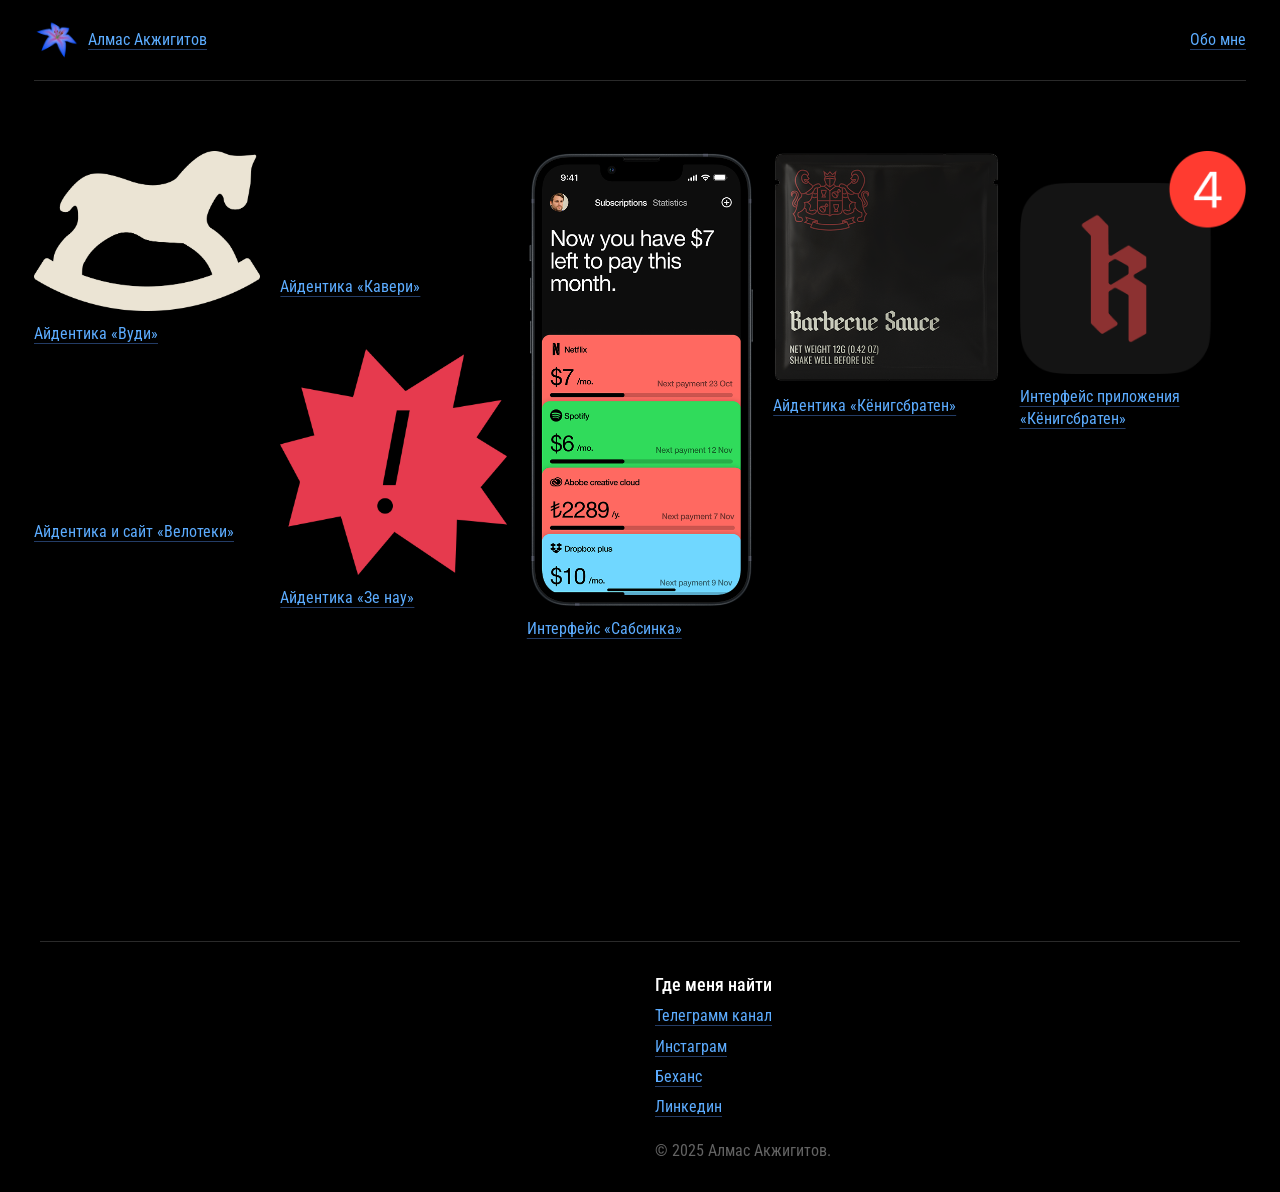
<file: index.html>
<!DOCTYPE html>
<html lang="ru">
<head>
    <meta charset="UTF-8">
    <meta name="viewport" content="width=device-width, initial-scale=1.0">

    <meta name="description" content="Граф. дизайн, веб, айдентика, интерфейсы и прочие штуки.">
    <meta name="keywords" content="дизайн, веб-дизайн, интерфейсы, графика, логотип, айдентика, разработка сайтов">
    <meta name="author" content="Алмас Акжигитов">

    <meta property="og:type" content="website">
    <meta property="og:title" content="Алмас Акжигитов">
    <meta property="og:description" content="Граф. дизайн, веб, айдентика, интерфейсы и прочие штуки.">
    <meta property="og:image" content="https://almasakzhigitov.com/static/banner.png">
    <meta property="og:image:width" content="1080">
    <meta property="og:image:height" content="660">

    <link rel="icon" href="/static/avatar.png" type="image/x-icon">
    <link rel="apple-touch-icon" href="/static/avatar.png">
    
    <link rel="stylesheet" type="text/css" href="/static/style.css">

    <title>Алмас Акжигитов</title>
</head>
    
<body>
    <header>
        <a class="body-interface-text" href="/">
            <div class="site-logo">
                <img src="/static/avatar.png" alt=""> Алмас Акжигитов
            </div>
        </a>
        <a class="body-interface-text" href="/about">Обо мне</a>
    </header>
    
    <div class="content">
        <div class="galery">

            <a class="body-interface-text" href="/woody">
                <div class="designed">
                <img class="designed-img" src="woody/case-preview.png" alt="">
                <span class="designed-text">Айдентика «Вуди»</span>
                </div>
            </a>

            <a class="body-interface-text" href="/veloteka">
                <div class="designed">
                <video class="designed-img" autoplay="" loop="" muted="" src="/veloteka/case-preview.mp4" playsinline=""></video>
                <span class="designed-text">Айдентика и сайт «Велотеки»</span>
                </div>
            </a>

            <a class="body-interface-text" href="/covery">
                <div class="designed">
                <video class="designed-img" autoplay="" loop="" muted="" src="/covery/case-preview.mp4" playsinline=""></video>
                <span class="designed-text">Айдентика «Кавери»</span>
                </div>
            </a>

            <a class="body-interface-text" href="/the-now">
                <div class="designed">
                <img class="designed-img" src="the-now/case-preview.png" alt="">
                <span class="designed-text">Айдентика «Зе нау»</span>
                </div>
            </a>

            <a class="body-interface-text" href="/subsync">
                <div class="designed">
                <img class="designed-img" src="subsync/case-preview.png" alt="">
                <span class="designed-text">Интерфейс «Сабсинка»</span>
                </div>
            </a>

            <a class="body-interface-text" href="/konigsbraten/identity">
                <div class="designed">
                <img class="designed-img" src="konigsbraten/identity/case-preview.png" alt="">
                <span class="designed-text">Айдентика «Кёнигсбратен»</span>
                </div>
            </a>

            <a class="body-interface-text" href="/konigsbraten/interface">
                <div class="designed">
                <img class="designed-img" src="konigsbraten/interface/case-preview.png" alt="">
                <span class="designed-text">Интерфейс приложения «Кёнигсбратен»</span>
                </div>
            </a>

        </div>
    </div>
    
    <footer>
        <div class="footer-left">
            <video id="sobaka" autoplay="" loop="" muted="" src="/static/sobaka.mp4" playsinline=""></video>
        </div>
        <div class="footer-right">
            <div class="footer-info">
                <p class="heading-interface-text">Где меня найти</p>
                <a class="body-interface-text" href="https://t.me/mezzahood">Телеграмм канал</a>
                <a class="body-interface-text" href="https://www.instagram.com/meeezzanine">Инстаграм</a>
                <a class="body-interface-text" href="https://www.behance.net/c9155ba3">Беханс</a>
                <a class="body-interface-text" href="https://www.linkedin.com/in/almas-akzhigitov">Линкедин</a>
            </div>
            <p class="caption-interface-text">© 2025 Алмас Акжигитов.</p>
        </div>
    </footer>
</body>
</html>
</file>
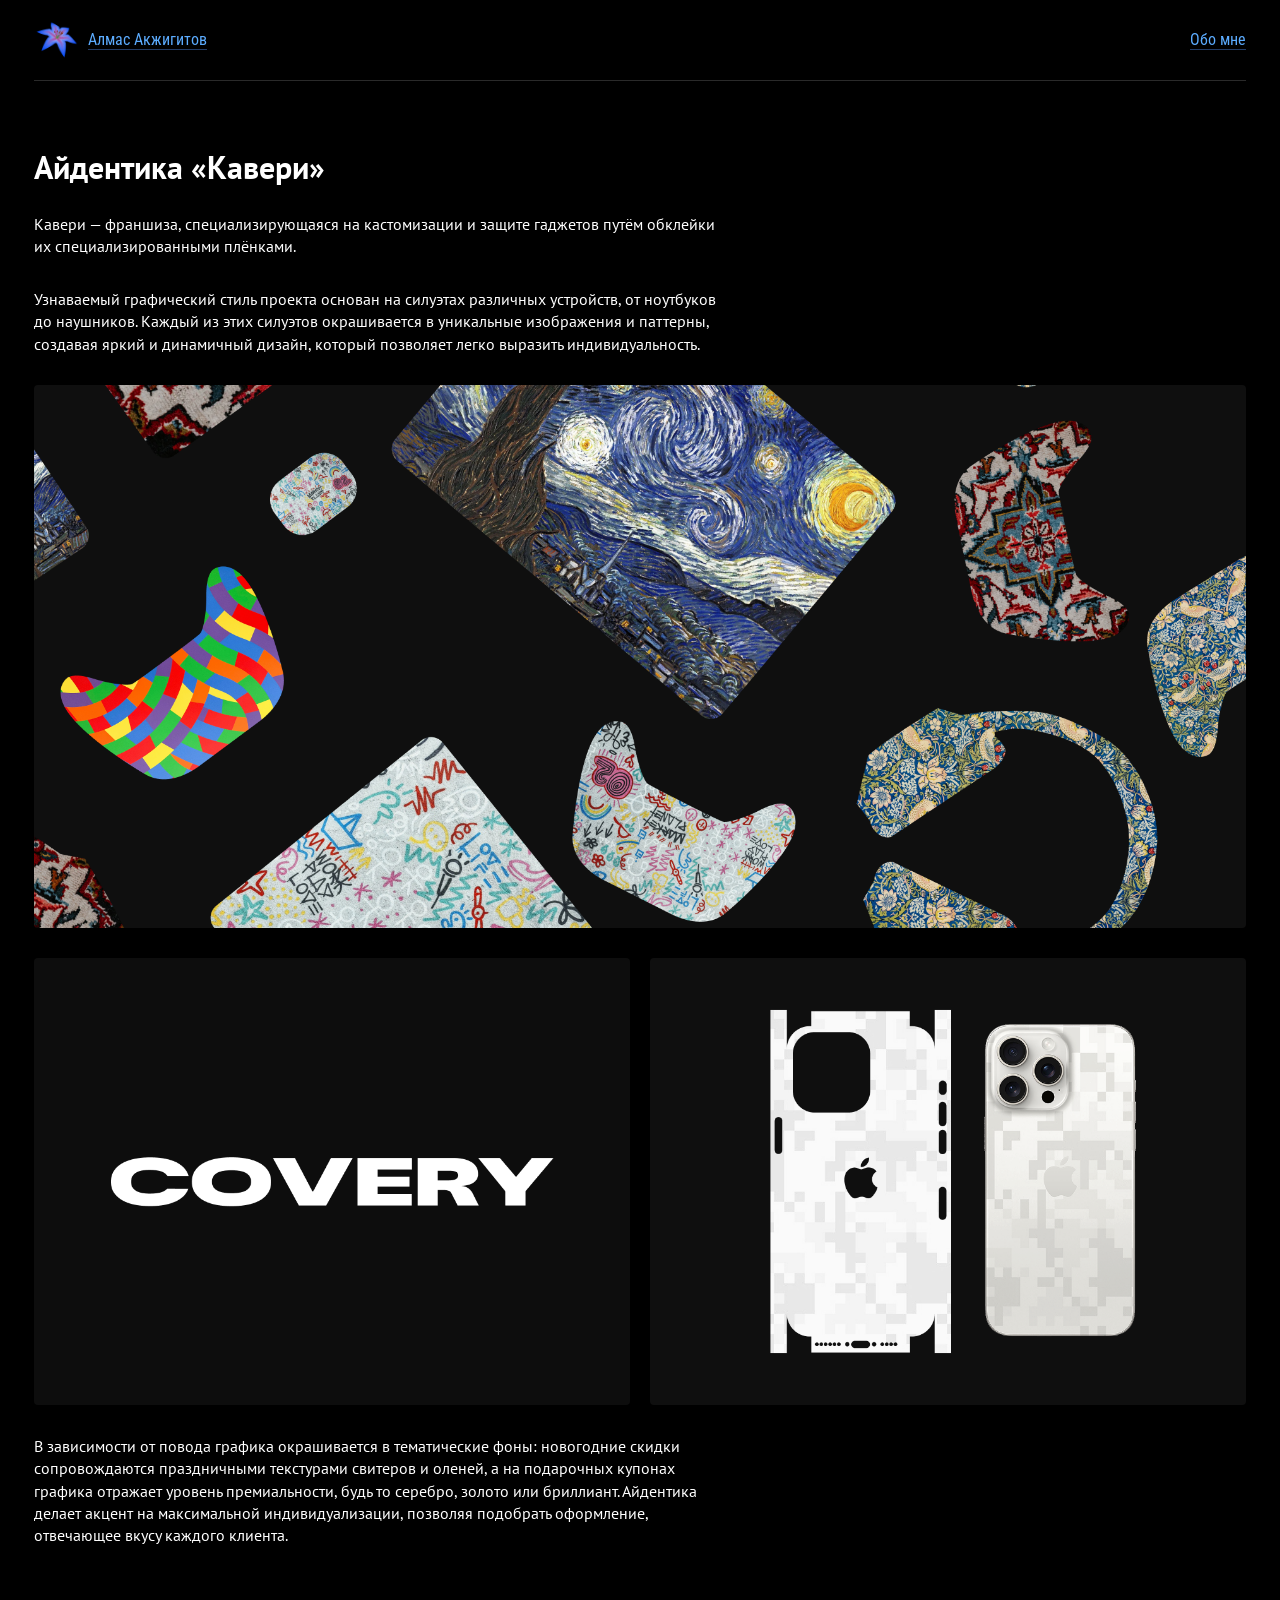
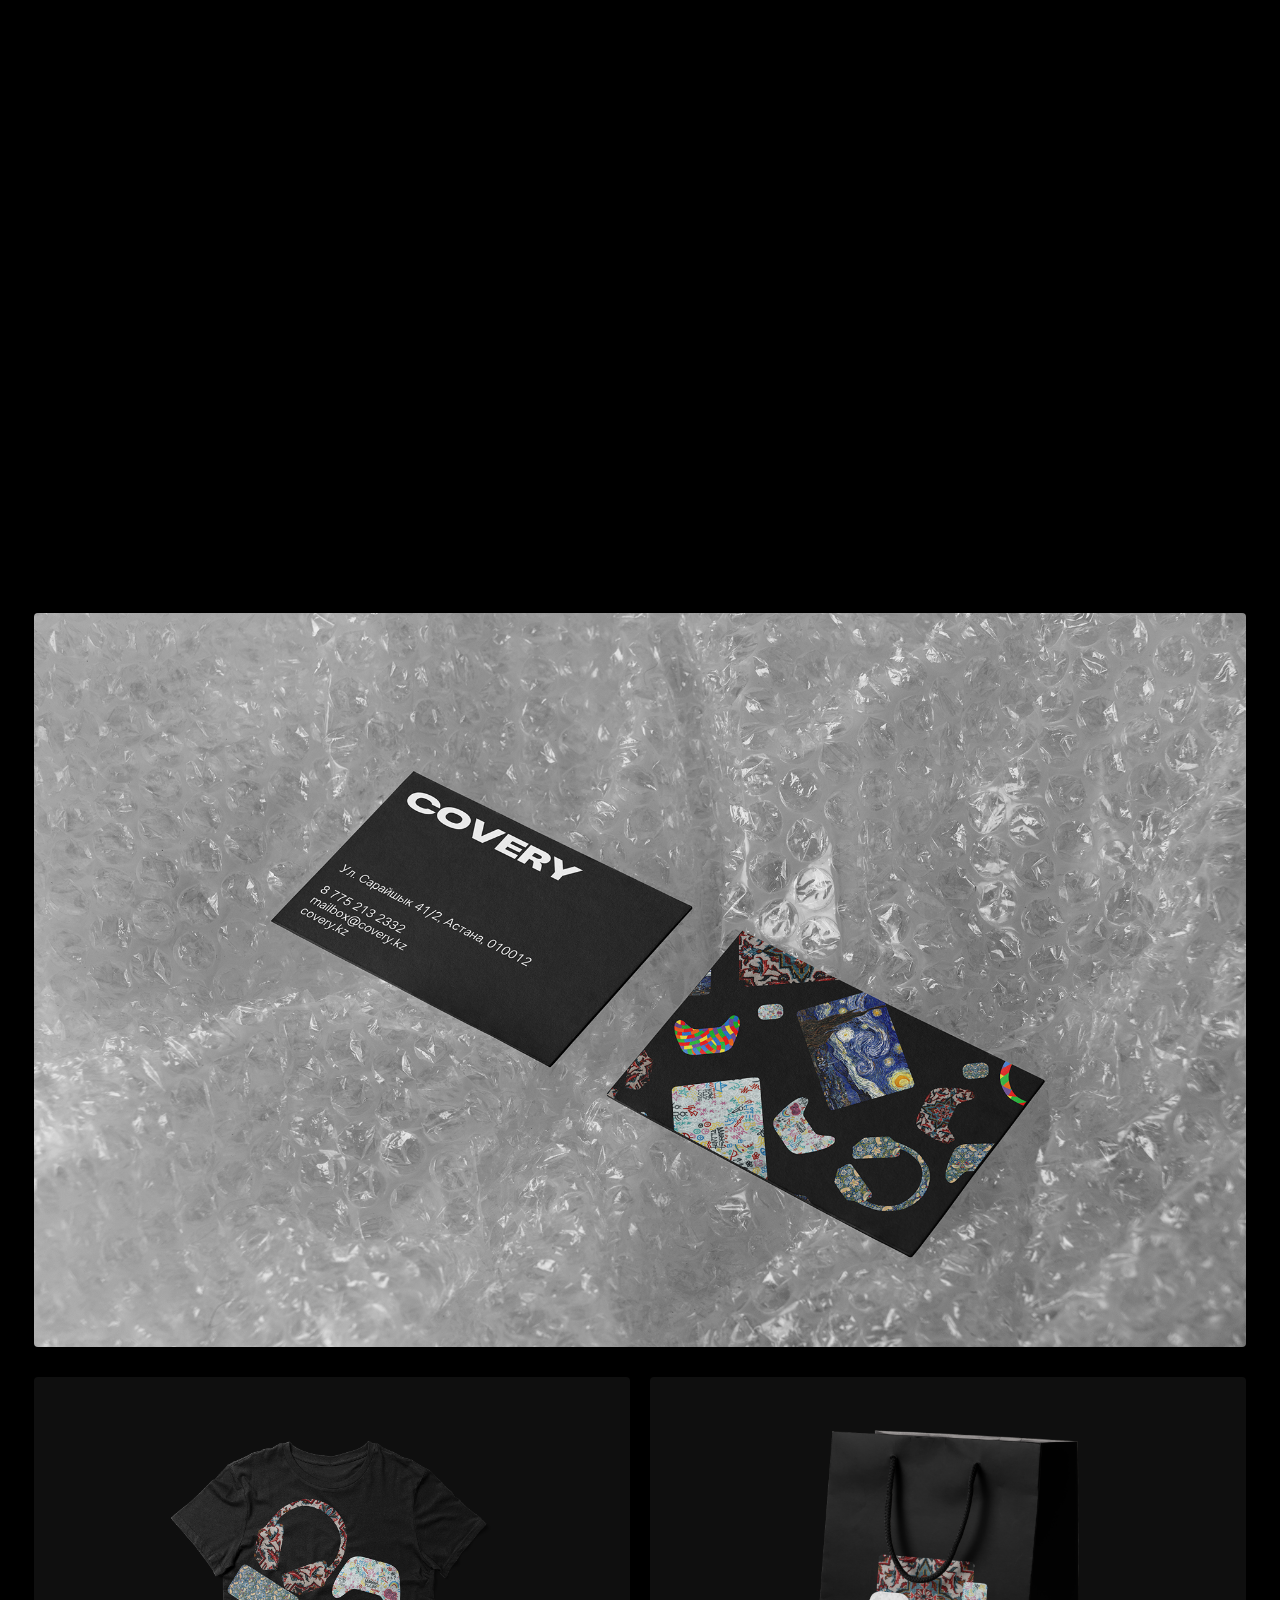
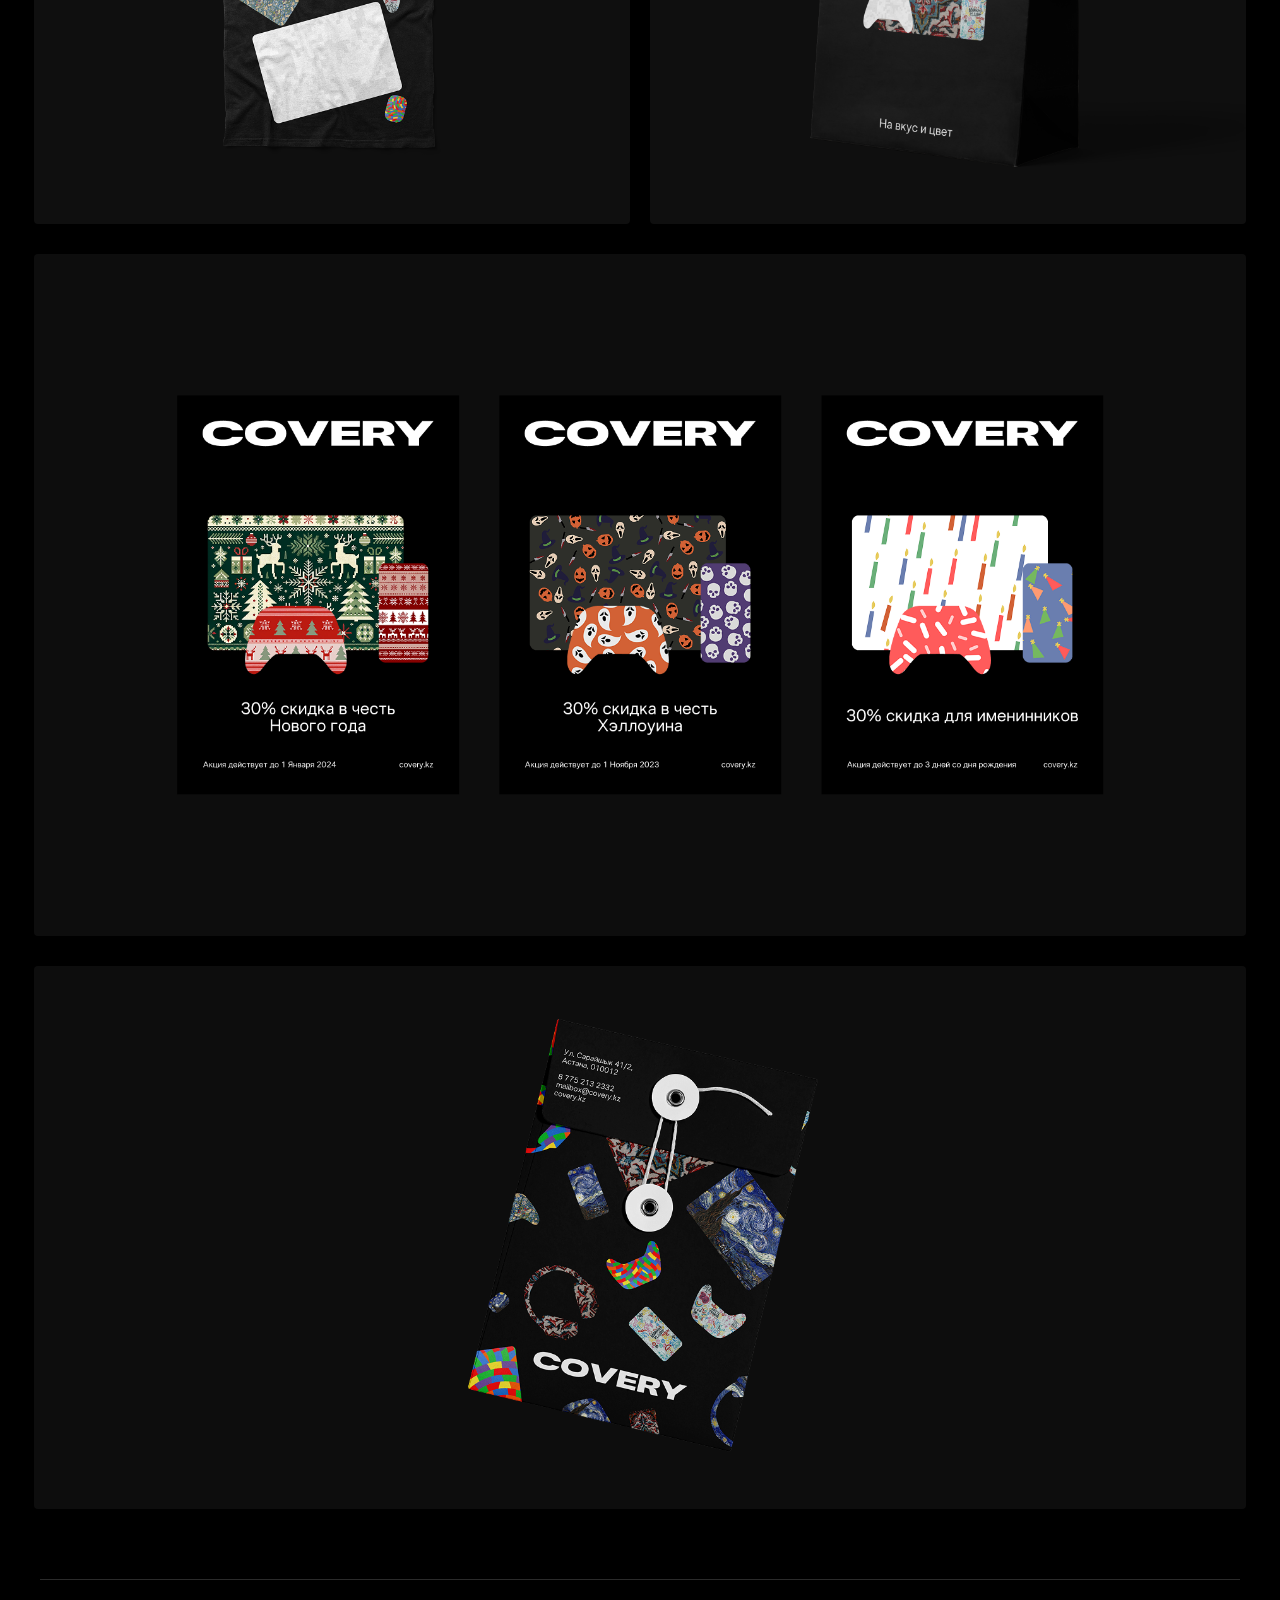
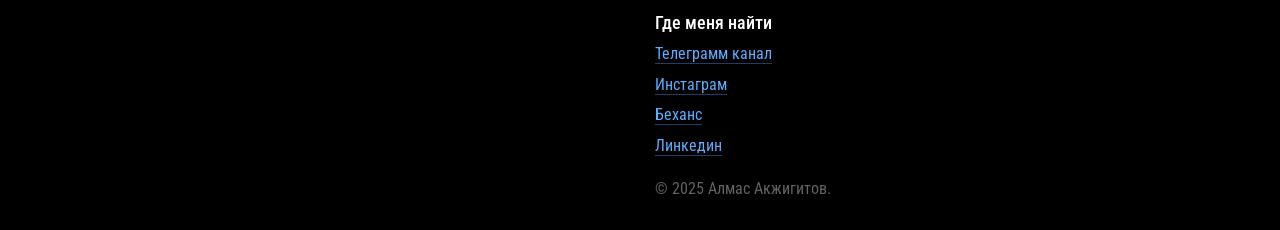
<file: covery/index.html>
<!DOCTYPE html>
<html lang="ru">
    <head>
        <meta charset="UTF-8">
        <meta name="viewport" content="width=device-width, initial-scale=1.0">
        <meta property="og:type" content="website">
       
        <meta property="og:title" content="Айдентика «Кавери»">
        <meta property="og:image" content="https://almasakzhigitov.com/covery/banner.png">
        <meta property="og:image:width" content="1080">
        <meta property="og:image:height" content="660">
        
        <link rel="icon" href="/static/avatar.png" type="image/x-icon">
        <link rel="apple-touch-icon" href="/static/avatar.png">
        
        <link rel="stylesheet" type="text/css" href="/static/style.css">
        
        <title>Айдентика «Кавери»</title>
    </head>
<body>
    <header>
        <a class="body-interface-text" href="/">
            <div class="site-logo">
                <img src="/static/avatar.png" alt=""> Алмас Акжигитов
            </div>
        </a>
        <a class="body-interface-text" href="/about">Обо мне</a>
    </header>
    
    <div class="content">
        <div class="project-preview">
            <h1 class="text-container">Айдентика «Кавери»</h1>
            
            <p class="body-serif-text text-container">Кавери —  франшиза, специализирующаяся на кастомизации и защите гаджетов путём обклейки их специализированными плёнками.
            </p>

            <p class="body-serif-text text-container">Узнаваемый графический стиль проекта основан на силуэтах различных устройств, от ноутбуков до наушников. Каждый из этих силуэтов окрашивается в уникальные изображения и паттерны, создавая яркий и динамичный дизайн, который позволяет легко выразить индивидуальность. 
            </p>

            <img src="/covery/1_WI.png" class="wide-image">
            
            <div class="small-image-group">
                <img src="/covery/2.1_SI.png" alt="" class="small-image">
                <img src="/covery/2.2_SI.png" alt="" class="small-image">
            </div>
            
            <p class="body-serif-text text-container">В зависимости от повода графика окрашивается в тематические фоны: новогодние скидки сопровождаются праздничными текстурами свитеров и оленей, а на подарочных купонах графика отражает уровень премиальности, будь то серебро, золото или бриллиант. Айдентика делает акцент на максимальной индивидуализации, позволяя подобрать оформление, отвечающее вкусу каждого клиента.
            </p>

            <video class="wide-image" autoplay="" loop="" muted="" src="/covery/3_WI.mp4" playsinline=""></video>

            <img src="/covery/4_WI.png" class="wide-image">

            <div class="small-image-group">
                <img src="/covery/5.1_SI.png" alt="" class="small-image">
                <img src="/covery/5.2_SI.png" alt="" class="small-image">
            </div>

            <img src="/covery/6_WI.png" class="wide-image">

            <img src="/covery/7_WI.png" class="wide-image">

        </div>
    </div>
    
    <footer>
        <div class="footer-left">
            <video id="sobaka" autoplay="" loop="" muted="" src="/static/sobaka.mp4" playsinline=""></video>
        </div>
        <div class="footer-right">
            <div class="footer-info">
                <p class="heading-interface-text">Где меня найти</p>
                <a class="body-interface-text" href="https://t.me/mezzahood">Телеграмм канал</a>
                <a class="body-interface-text" href="https://www.instagram.com/meeezzanine">Инстаграм</a>
                <a class="body-interface-text" href="https://www.behance.net/c9155ba3">Беханс</a>
                <a class="body-interface-text" href="https://www.linkedin.com/in/almas-akzhigitov">Линкедин</a>
            </div>
            <p class="caption-interface-text">© 2025 Алмас Акжигитов.</p>
        </div>
    </footer>
</body>
</html>
</file>
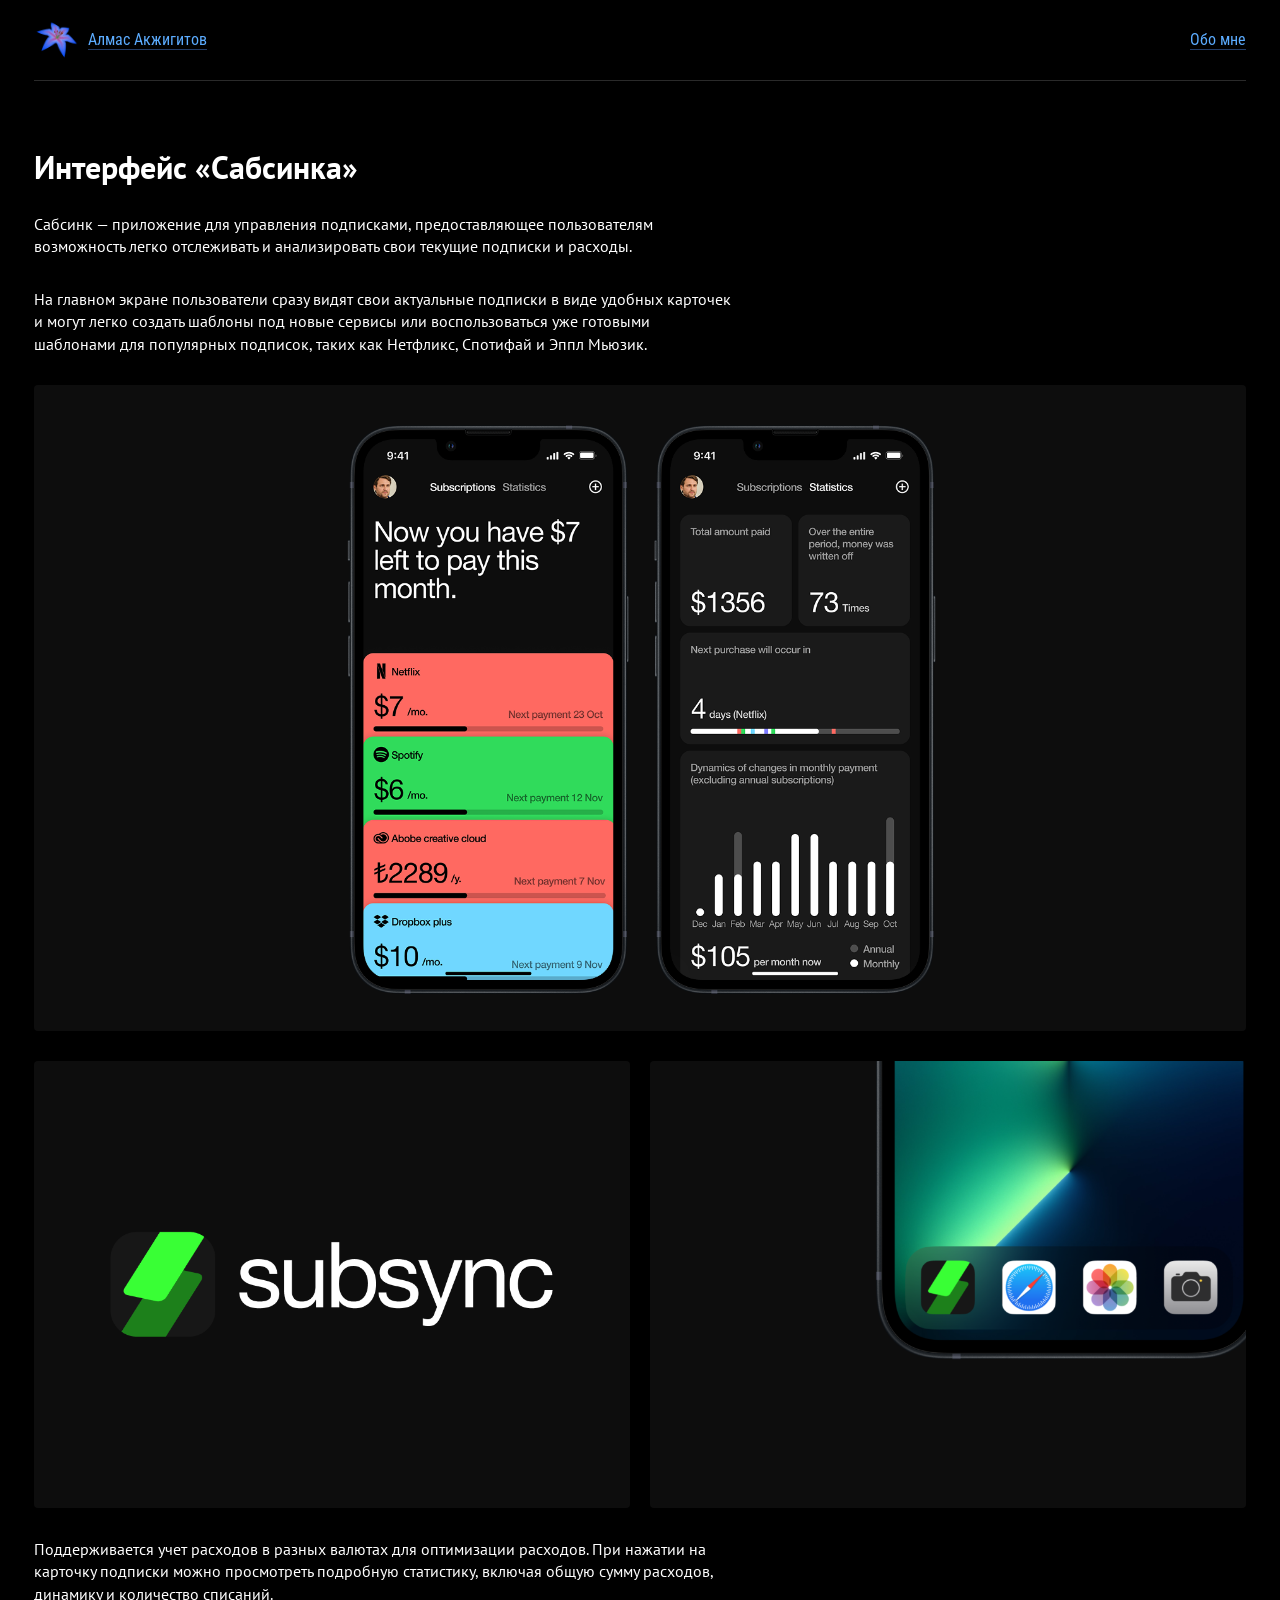
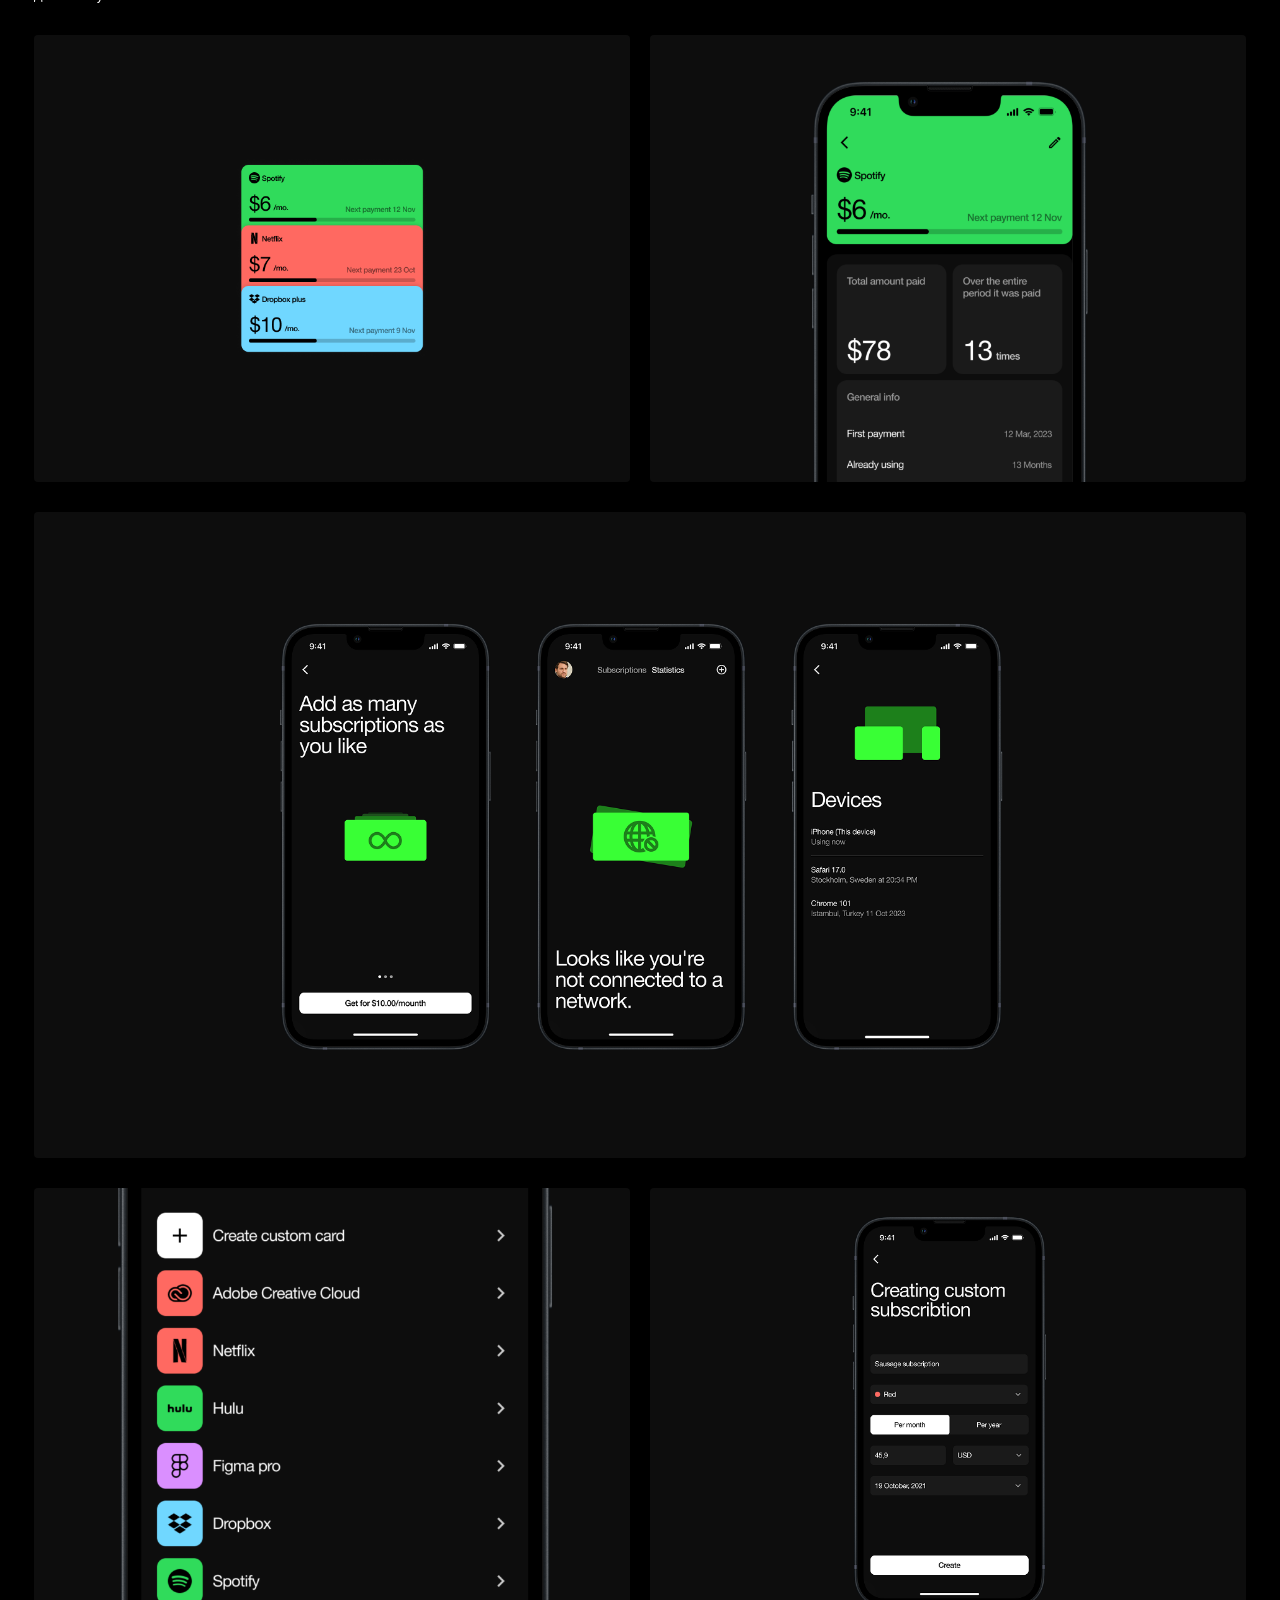
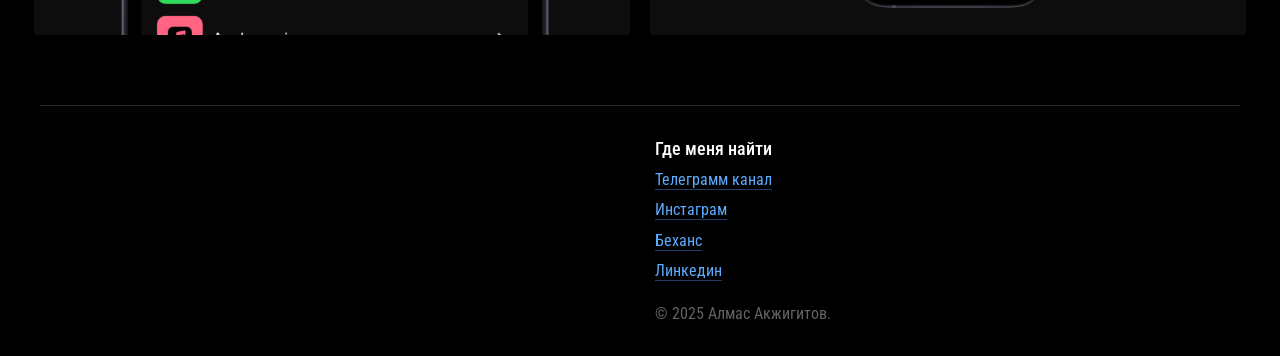
<file: subsync/index.html>
<!DOCTYPE html>
<html lang="ru">
    <head>
        <meta charset="UTF-8">
        <meta name="viewport" content="width=device-width, initial-scale=1.0">
        <meta property="og:type" content="website">
       
        <meta property="og:title" content="Интерфейс «Сабсинка»">
        <meta property="og:description" content="Сабсинк —  приложение для управления подписками, предоставляющее пользователям возможность легко отслеживать и анализировать свои текущие подписки и расходы.">
        <meta property="og:image" content="https://almasakzhigitov.com/subsync/banner.png">
        <meta property="og:image:width" content="1080">
        <meta property="og:image:height" content="660">
        
        <link rel="icon" href="/static/avatar.png" type="image/x-icon">
        <link rel="apple-touch-icon" href="/static/avatar.png">
        
        <link rel="stylesheet" type="text/css" href="/static/style.css">
        
        <title>Интерфейс «Сабсинка»</title>
    </head>
<body>
    <header>
        <a class="body-interface-text" href="/">
            <div class="site-logo">
                <img src="/static/avatar.png" alt=""> Алмас Акжигитов
            </div>
        </a>
        <a class="body-interface-text" href="/about">Обо мне</a>
    </header>
    
    <div class="content">
        <div class="project-preview">
            <h1 class="text-container">Интерфейс «Сабсинка»</h1>
            
            <p class="body-serif-text text-container">Сабсинк — приложение для управления подписками, предоставляющее пользователям возможность легко отслеживать и анализировать свои текущие подписки и расходы.
            </p>

            <p class="body-serif-text text-container">На главном экране пользователи сразу видят свои актуальные подписки в виде удобных карточек и могут легко создать шаблоны под новые сервисы или воспользоваться уже готовыми шаблонами для популярных подписок, таких как Нетфликс, Спотифай и Эппл Мьюзик. 
            </p>

            <img src="/subsync/1_WI.png" class="wide-image">
            
            <div class="small-image-group">
                <img src="/subsync/2.1_SI.png" alt="" class="small-image">
                <img src="/subsync/2.2_SI.png" alt="" class="small-image">
            </div>

            <p class="body-serif-text text-container">Поддерживается учет расходов в разных валютах для оптимизации расходов. При нажатии на карточку подписки можно просмотреть подробную статистику, включая общую сумму расходов, динамику и количество списаний.  
            </p>

            <div class="small-image-group">
                <img src="/subsync/3.1_SI.png" alt="" class="small-image">
                <img src="/subsync/3.2_SI.png" alt="" class="small-image">
            </div>

            <img src="/subsync/4_WI.png" class="wide-image">

            <div class="small-image-group">
                <img src="/subsync/5.1_SI.png" alt="" class="small-image">
                <img src="/subsync/5.2_SI.png" alt="" class="small-image">
            </div>
        </div>
    </div>
    
    <footer>
        <div class="footer-left">
            <video id="sobaka" autoplay="" loop="" muted="" src="/static/sobaka.mp4" playsinline=""></video>
        </div>
        <div class="footer-right">
            <div class="footer-info">
                <p class="heading-interface-text">Где меня найти</p>
                <a class="body-interface-text" href="https://t.me/mezzahood">Телеграмм канал</a>
                <a class="body-interface-text" href="https://www.instagram.com/meeezzanine">Инстаграм</a>
                <a class="body-interface-text" href="https://www.behance.net/c9155ba3">Беханс</a>
                <a class="body-interface-text" href="https://www.linkedin.com/in/almas-akzhigitov">Линкедин</a>
            </div>
            <p class="caption-interface-text">© 2025 Алмас Акжигитов.</p>
        </div>
    </footer>
</body>
</html>
</file>
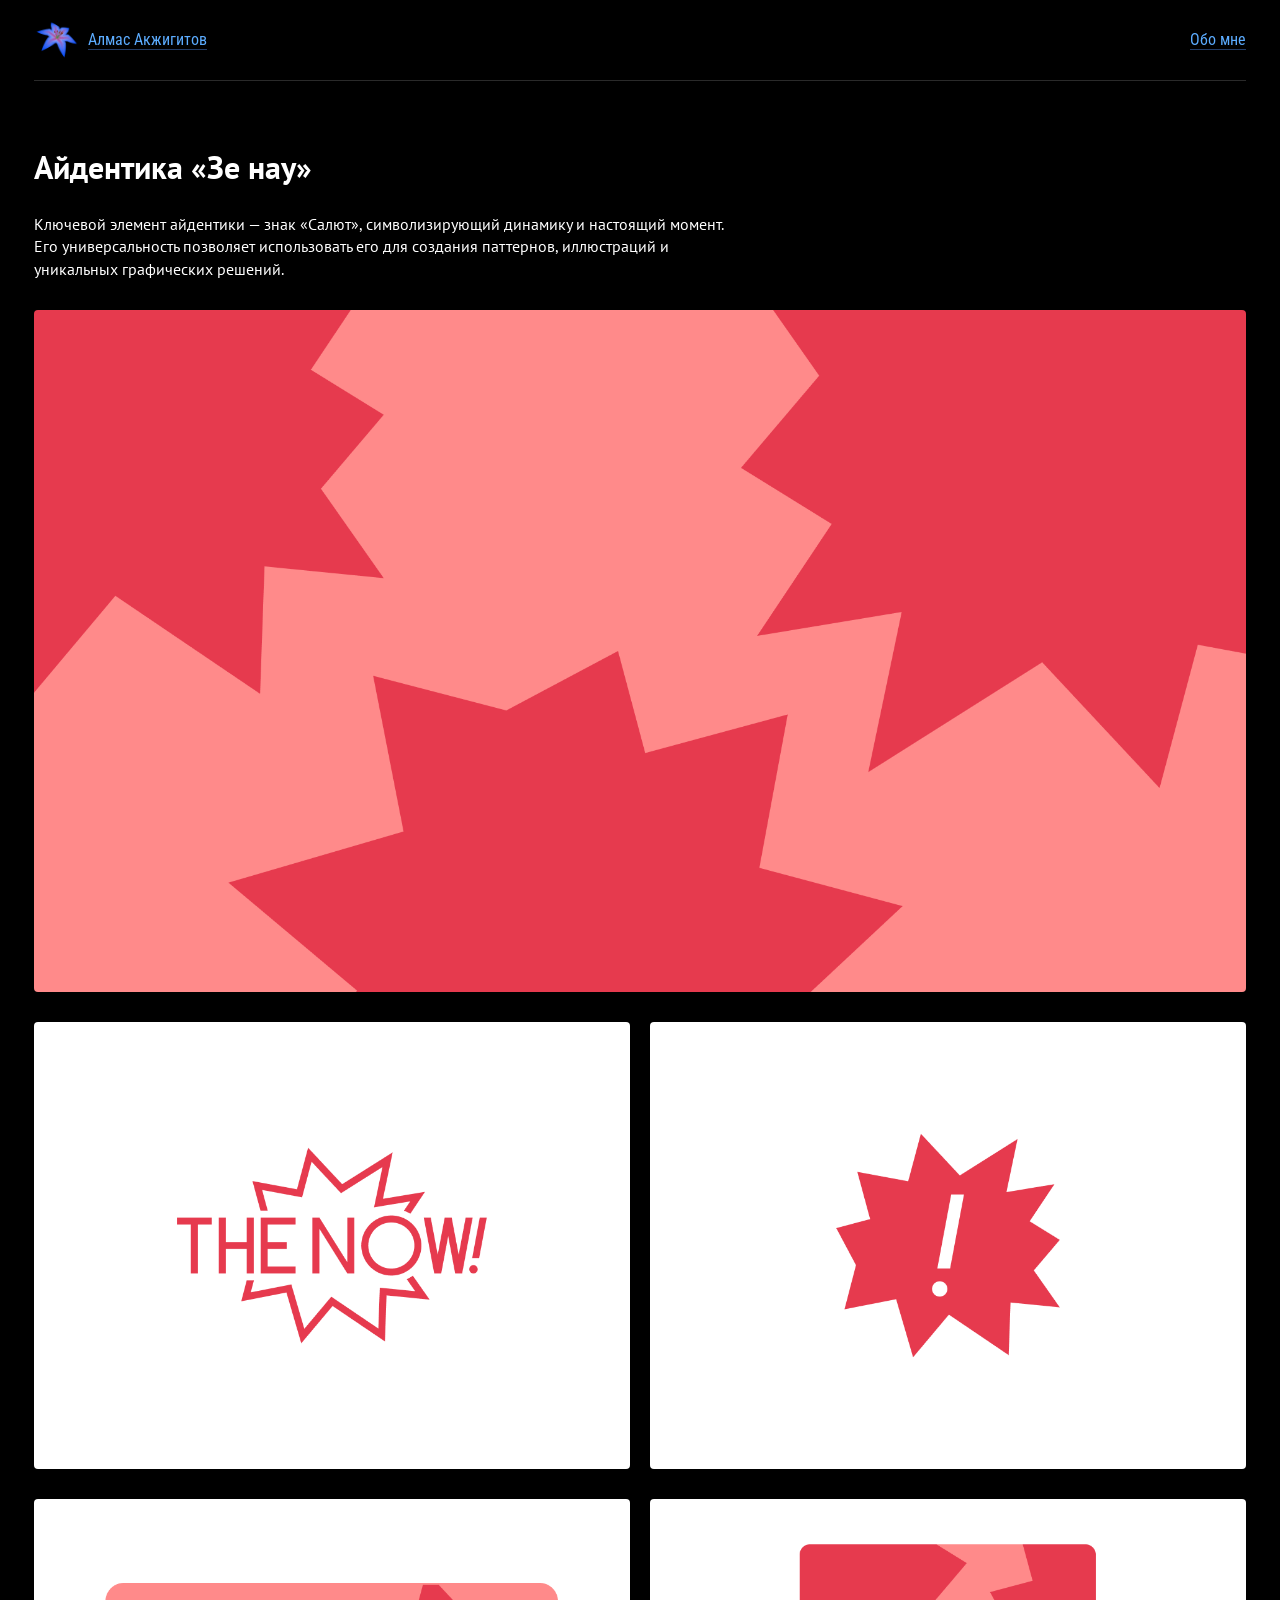
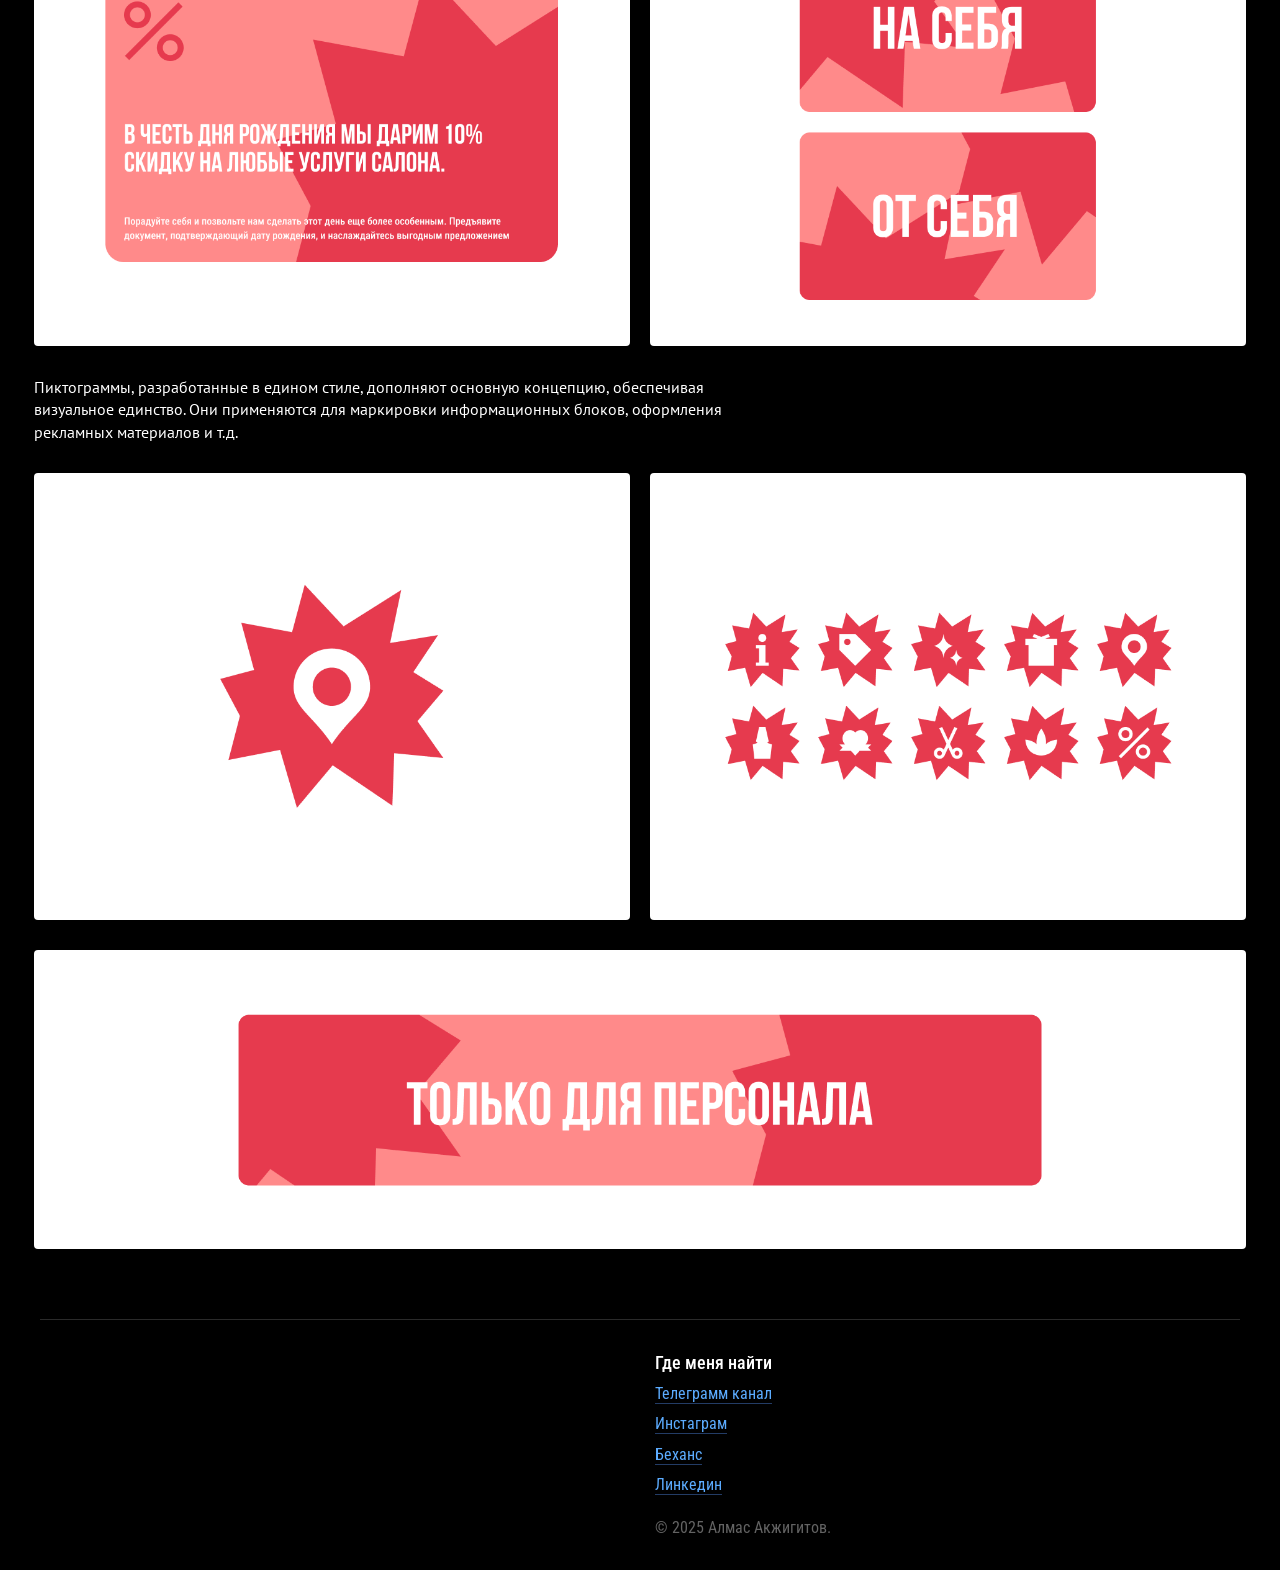
<file: the-now/index.html>
<!DOCTYPE html>
<html lang="ru">
    <head>
        <meta charset="UTF-8">
        <meta name="viewport" content="width=device-width, initial-scale=1.0">
        <meta property="og:type" content="website">
       
        <meta property="og:title" content="Айдентика «Зе нау»">
        <meta property="og:description" content="Айдентика для салона красоты.">
        <meta property="og:image" content="https://almasakzhigitov.com/the-now/banner.png">
        <meta property="og:image:width" content="1080">
        <meta property="og:image:height" content="660">
        
        <link rel="icon" href="/static/avatar.png" type="image/x-icon">
        <link rel="apple-touch-icon" href="/static/avatar.png">
        
        <link rel="stylesheet" type="text/css" href="/static/style.css">
        
        <title>Айдентика «Зе нау»</title>
    </head>
<body>
    <header>
        <a class="body-interface-text" href="/">
            <div class="site-logo">
                <img src="/static/avatar.png" alt=""> Алмас Акжигитов
            </div>
        </a>
        <a class="body-interface-text" href="/about">Обо мне</a>
    </header>
    
    <div class="content">
        <div class="project-preview">
            <h1 class="text-container">Айдентика «Зе нау»</h1>
            
            <p class="body-serif-text text-container">Ключевой элемент айдентики — знак «Салют», символизирующий динамику и настоящий момент. Его универсальность позволяет использовать его для создания паттернов, иллюстраций и уникальных графических решений.
            </p>

            <img src="/the-now/1_WI.png" class="wide-image">
            
            <div class="small-image-group">
                <img src="/the-now/2.1_SI.png" alt="" class="small-image">
                <img src="/the-now/2.2_SI.png" alt="" class="small-image">
            </div>

            <div class="small-image-group">
                <img src="/the-now/3.1_SI.png" alt="" class="small-image">
                <img src="/the-now/3.2_SI.png" alt="" class="small-image">
            </div>

            <p class="body-serif-text text-container">Пиктограммы, разработанные в едином стиле, дополняют основную концепцию, обеспечивая визуальное единство. Они применяются для маркировки информационных блоков, оформления рекламных материалов и т.д.
            </p>

            <div class="small-image-group">
                <img src="/the-now/4.1_SI.png" alt="" class="small-image">
                <img src="/the-now/4.2_SI.png" alt="" class="small-image">
            </div>

            <img src="/the-now/5_WI.png" class="wide-image">

        </div>
    </div>
    
    <footer>
        <div class="footer-left">
            <video id="sobaka" autoplay="" loop="" muted="" src="/static/sobaka.mp4" playsinline=""></video>
        </div>
        <div class="footer-right">
            <div class="footer-info">
                <p class="heading-interface-text">Где меня найти</p>
                <a class="body-interface-text" href="https://t.me/mezzahood">Телеграмм канал</a>
                <a class="body-interface-text" href="https://www.instagram.com/meeezzanine">Инстаграм</a>
                <a class="body-interface-text" href="https://www.behance.net/c9155ba3">Беханс</a>
                <a class="body-interface-text" href="https://www.linkedin.com/in/almas-akzhigitov">Линкедин</a>
            </div>
            <p class="caption-interface-text">© 2025 Алмас Акжигитов.</p>
        </div>
    </footer>
</body>
</html>
</file>
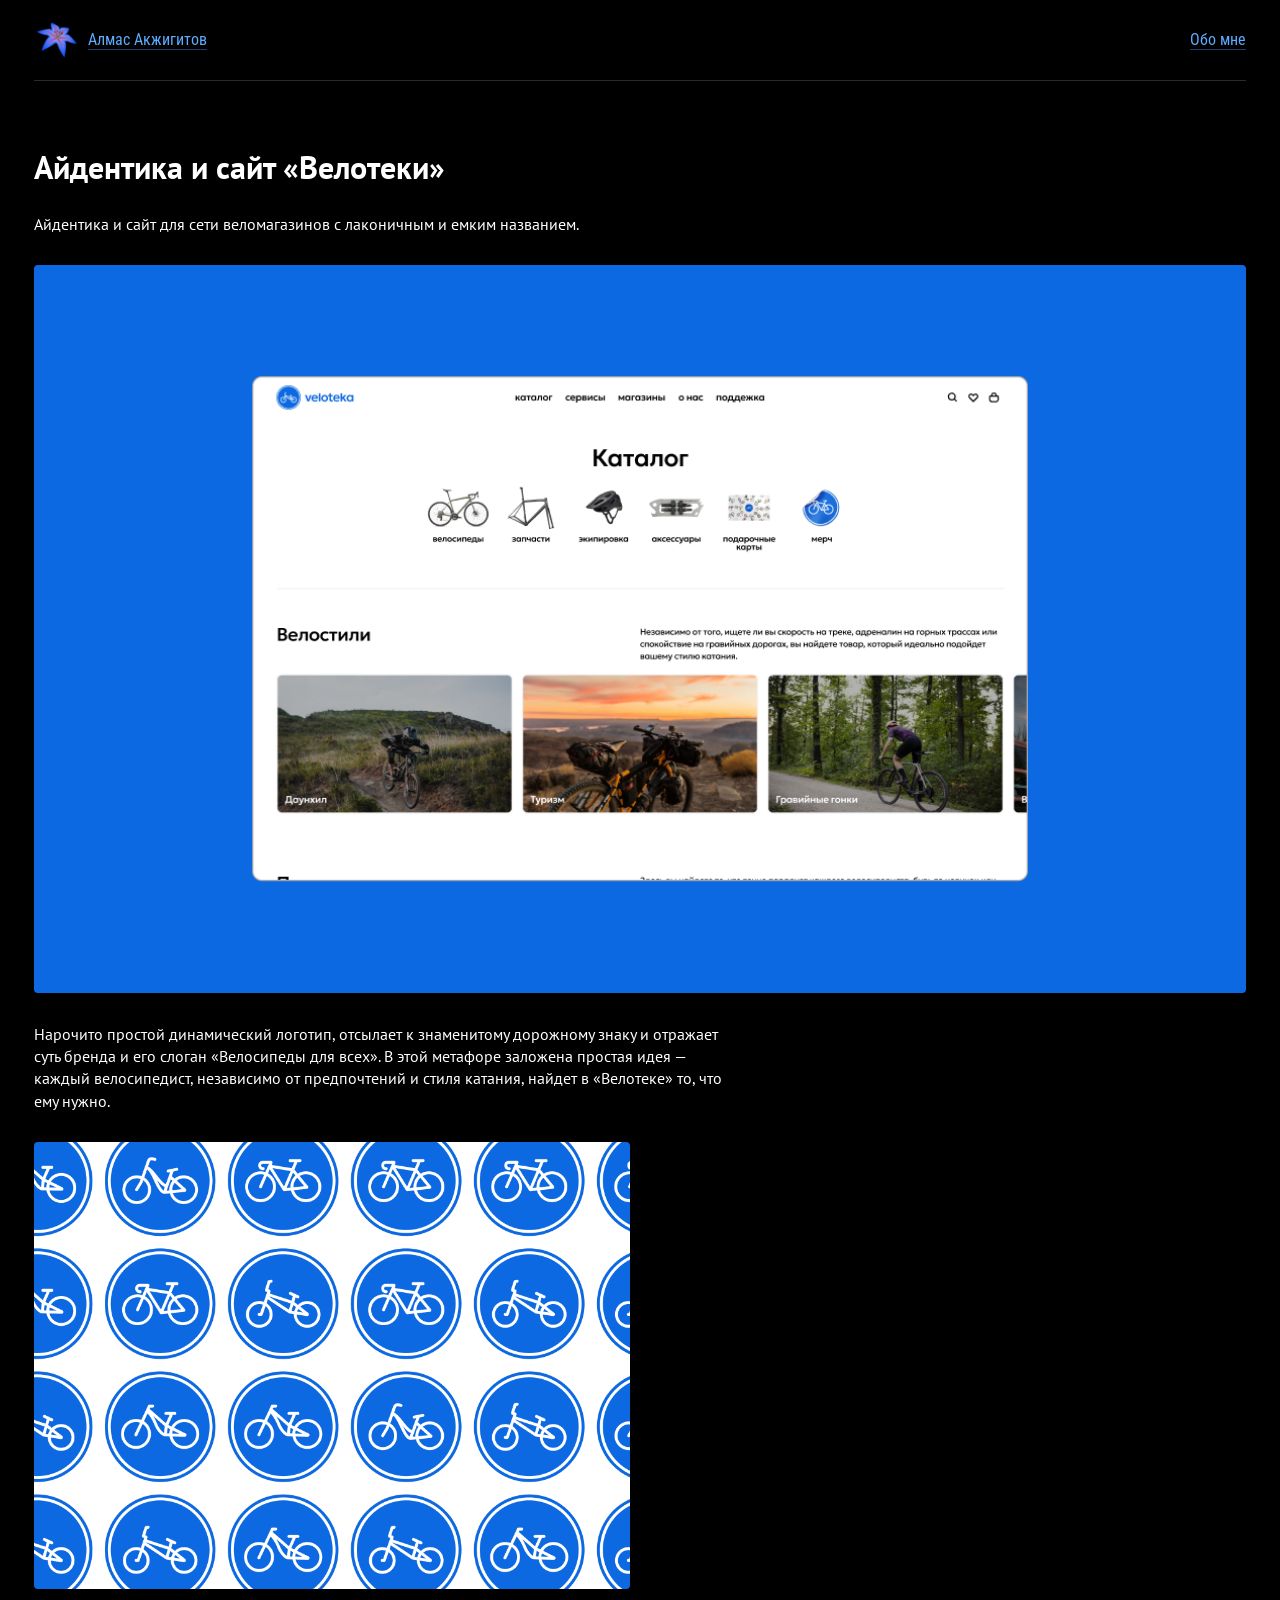
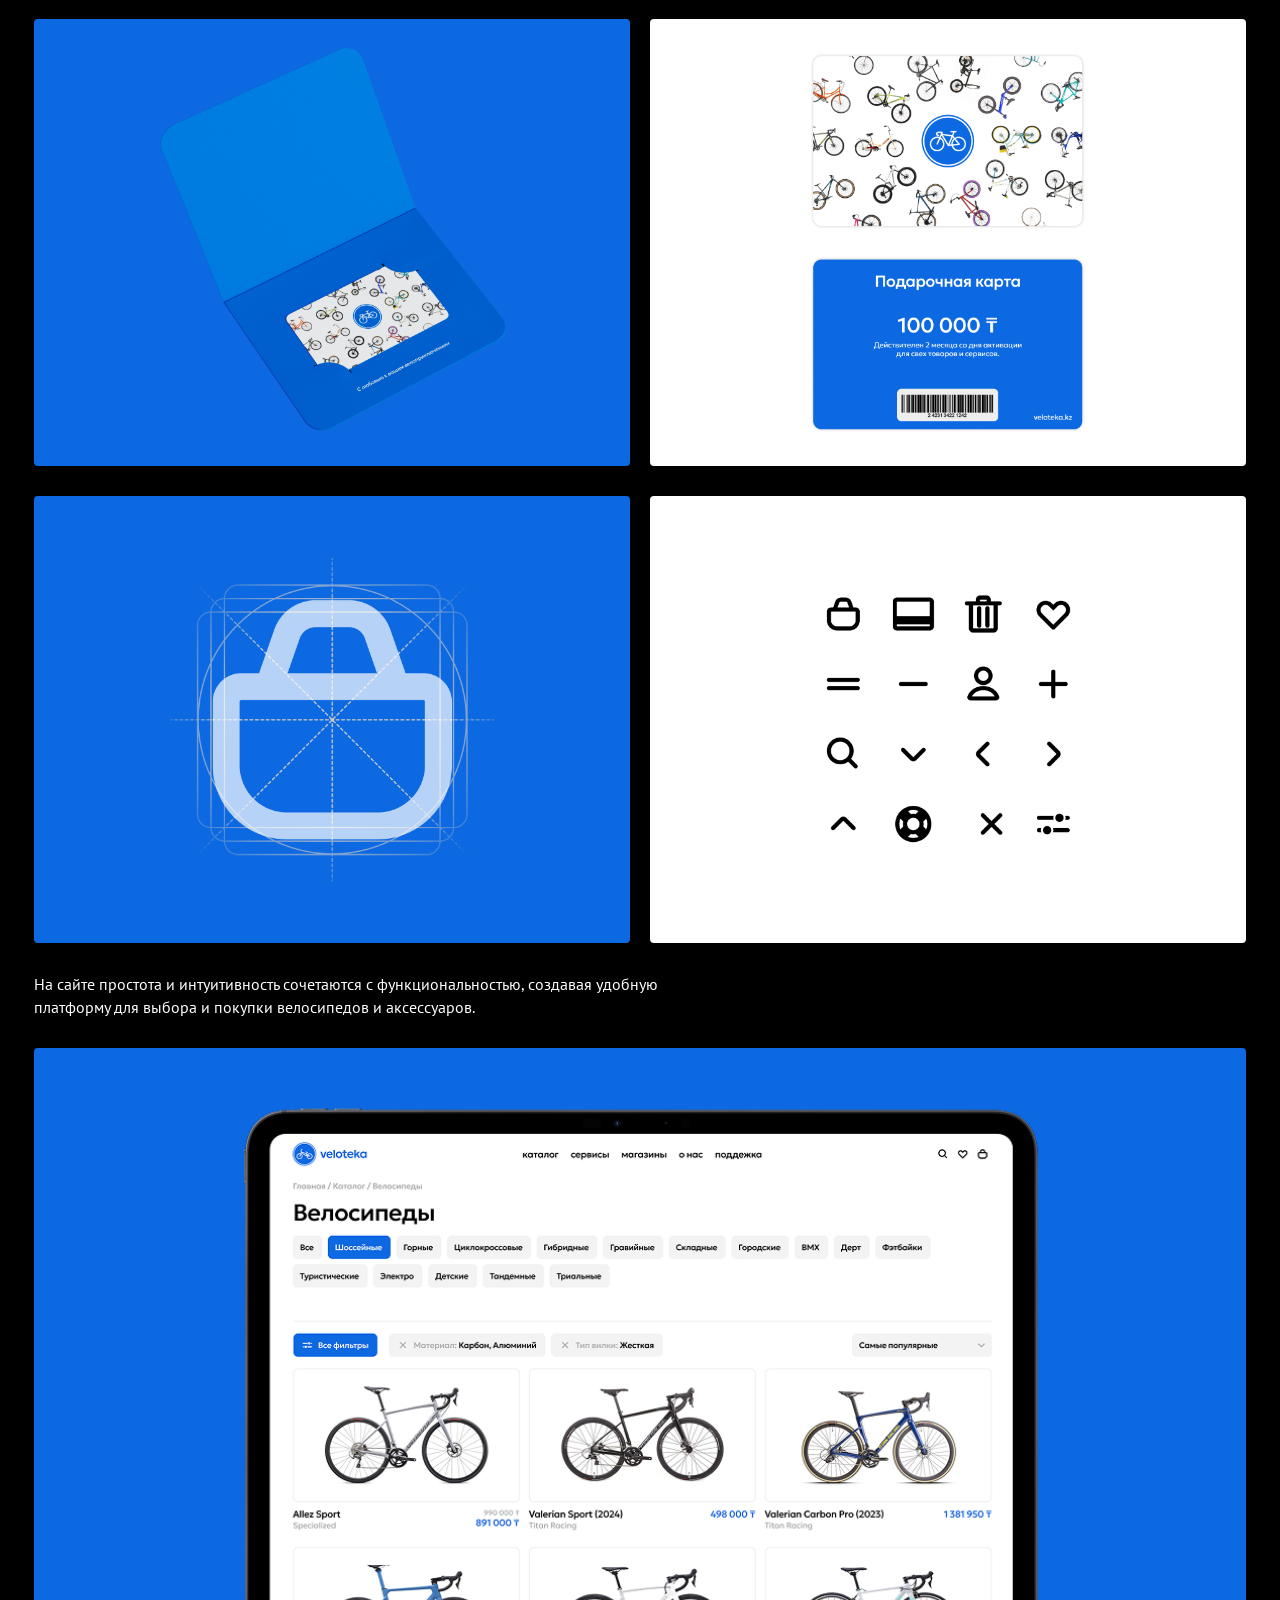
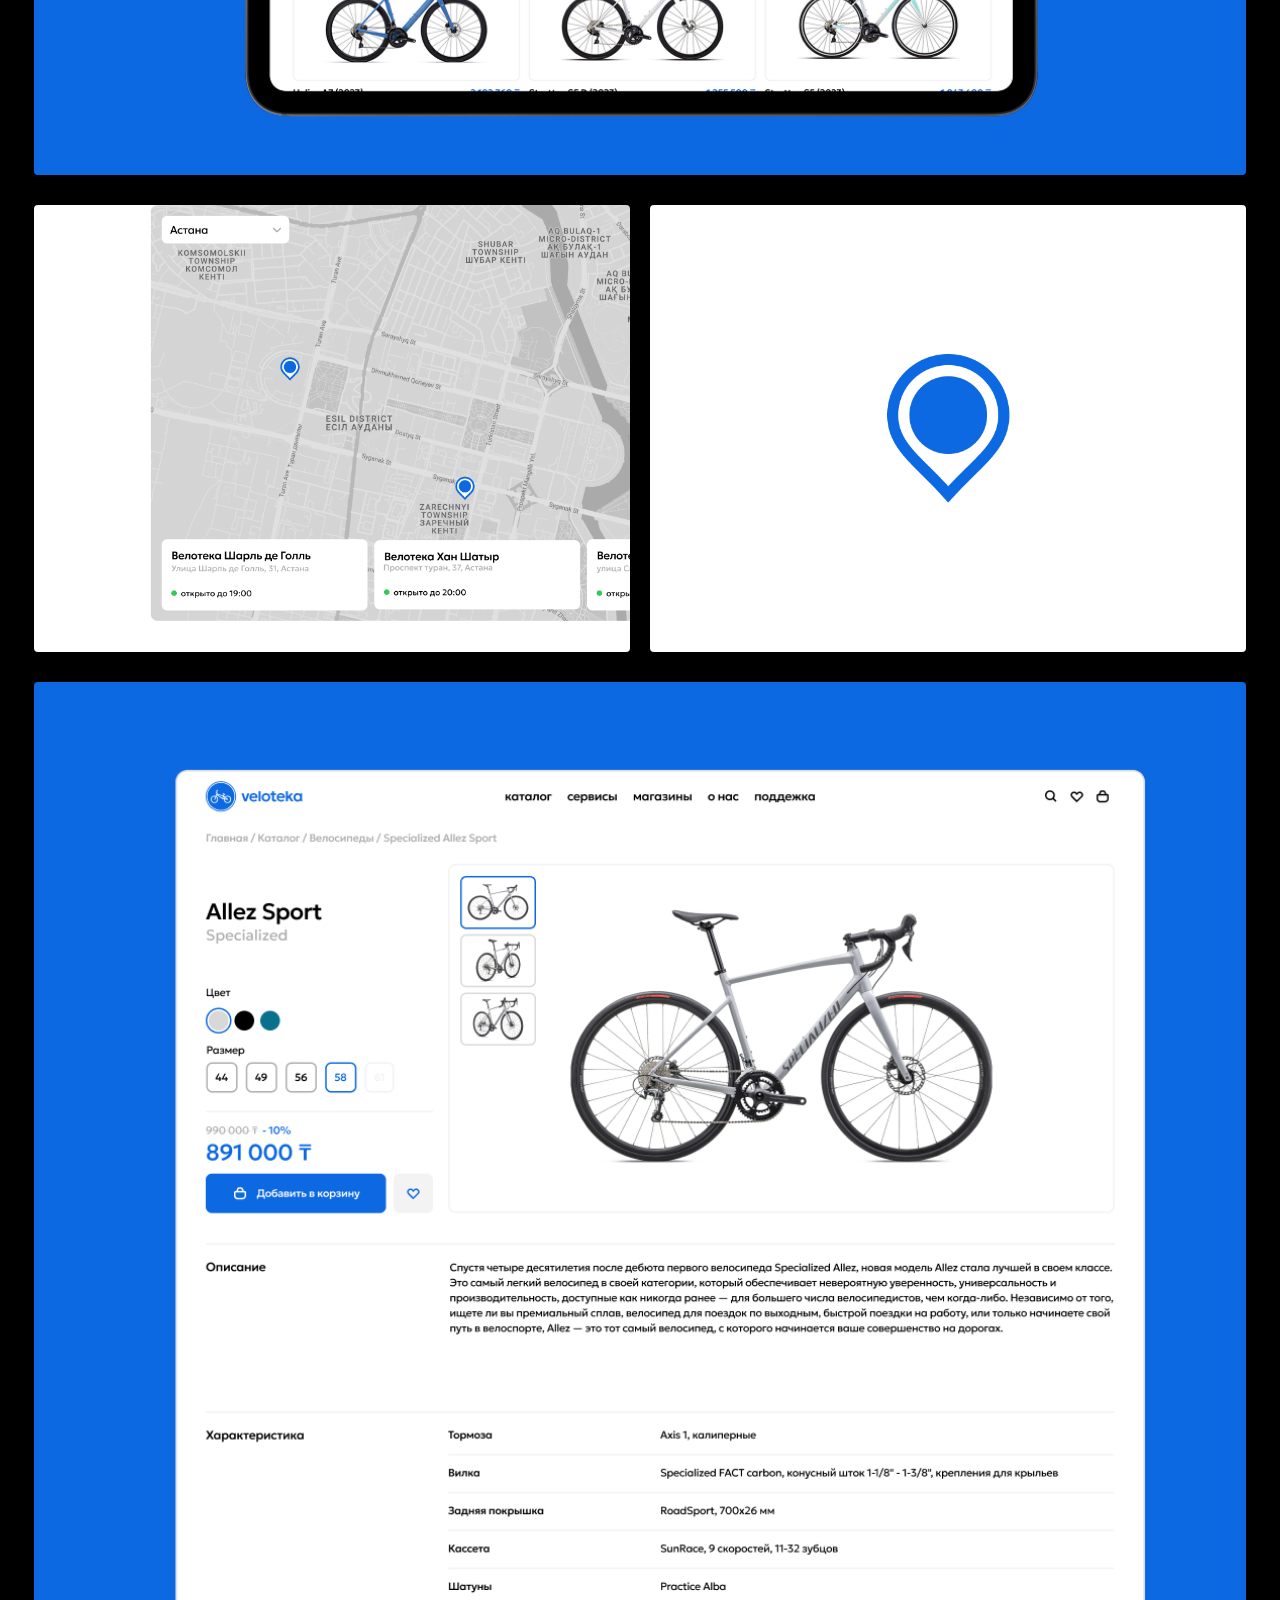
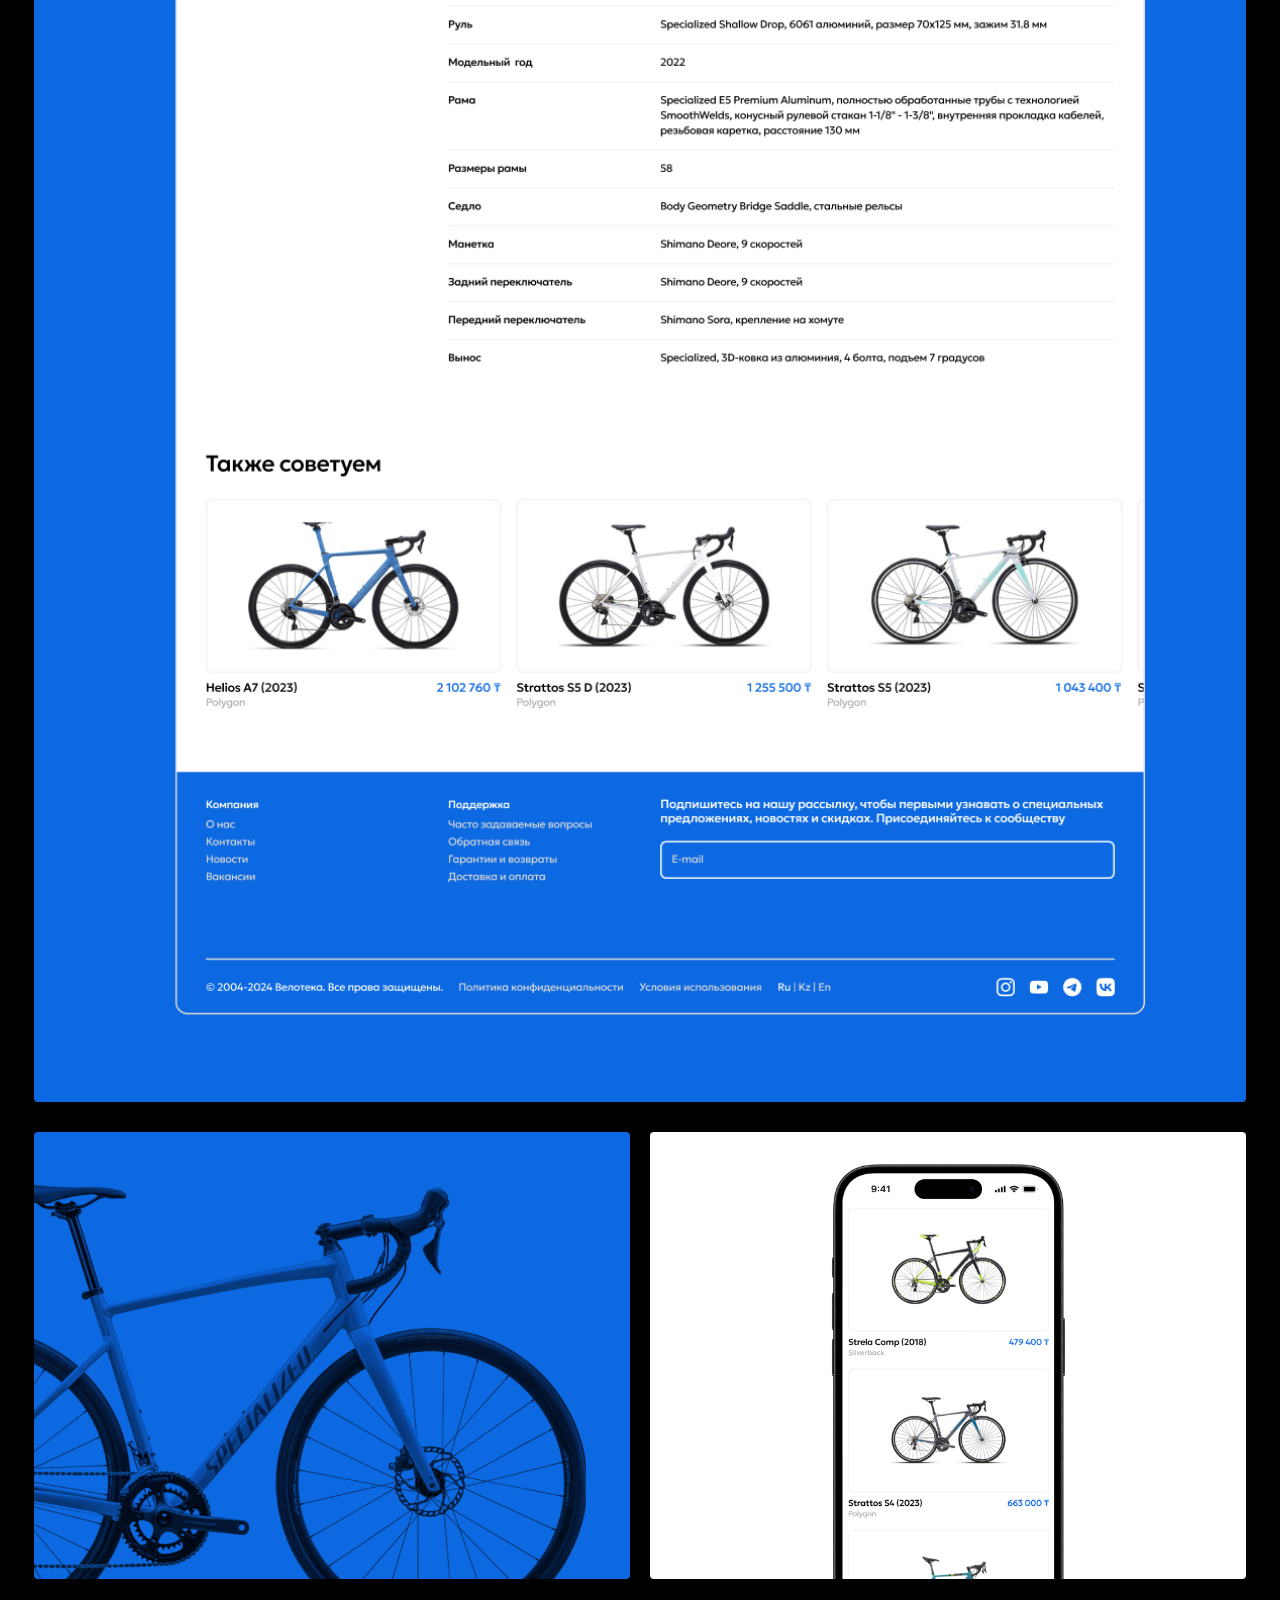
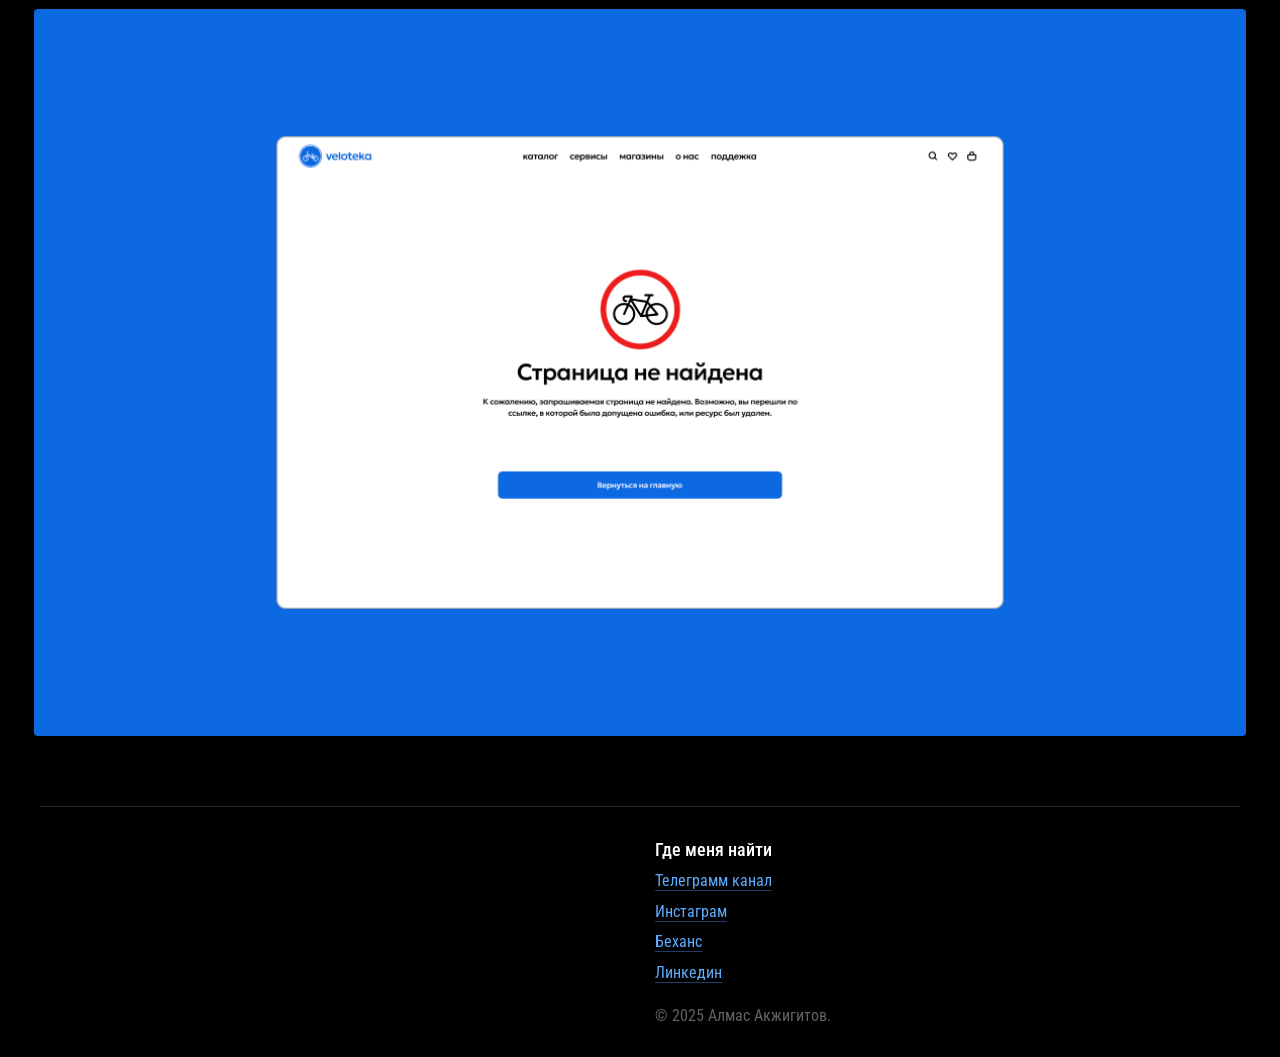
<file: veloteka/index.html>
<!DOCTYPE html>
<html lang="ru">
    <head>
        <meta charset="UTF-8">
        <meta name="viewport" content="width=device-width, initial-scale=1.0">
        <meta property="og:type" content="website">
       
        <meta property="og:title" content="Айдентика и сайт «Велотеки»">
        <meta property="og:image" content="https://almasakzhigitov.com/veloteka/banner.png">
        <meta property="og:image:width" content="1080">
        <meta property="og:image:height" content="660">
        
        <link rel="icon" href="/static/avatar.png" type="image/x-icon">
        <link rel="apple-touch-icon" href="/static/avatar.png">
        
        <link rel="stylesheet" type="text/css" href="/static/style.css">
        
        <title>Айдентика и сайт «Велотеки»</title>
    </head>
<body>
    <header>
        <a class="body-interface-text" href="/">
            <div class="site-logo">
                <img src="/static/avatar.png" alt=""> Алмас Акжигитов
            </div>
        </a>
        <a class="body-interface-text" href="/about">Обо мне</a>
    </header>
    
    <div class="content">
        <div class="project-preview">
            <h1 class="text-container">Айдентика и сайт «Велотеки»</h1>
            
            <p class="body-serif-text text-container">Айдентика и сайт для сети веломагазинов с лаконичным и емким названием.
            </p>

            <img src="/veloteka/1_WI.png" class="wide-image">
            
            <p class="body-serif-text text-container">
                Нарочито простой динамический логотип, отсылает к знаменитому дорожному знаку и отражает суть бренда и его слоган «Велосипеды для всех».
                В этой  метафоре заложена простая идея — каждый велосипедист, независимо от предпочтений и стиля катания, найдет в «Велотеке» то, что ему нужно.
            </p>

            <div class="small-image-group">
                <img src="/veloteka/2.1_SI.png" alt="" class="small-image">
                <video class="small-image" autoplay="" loop="" muted="" src="/veloteka/2.2_SI.mp4" playsinline=""></video>
            </div>

            <div class="small-image-group">
                <img src="/veloteka/3.1_SI.png" alt="" class="small-image">
                <img src="/veloteka/3.2_SI.png" alt="" class="small-image">
            </div>

            <div class="small-image-group">
                <img src="/veloteka/4.1_SI.png" alt="" class="small-image">
                <img src="/veloteka/4.2_SI.png" alt="" class="small-image">
            </div>

            <p class="body-serif-text text-container">
                На сайте простота и интуитивность сочетаются с функциональностью, создавая удобную платформу для выбора и покупки велосипедов и аксессуаров. 
            </p>

            <img src="/veloteka/5_WI.png" class="wide-image">

            <div class="small-image-group">
                <img src="/veloteka/6.1_SI.png" alt="" class="small-image">
                <img src="/veloteka/6.2_SI.png" alt="" class="small-image">
            </div>

            <img src="/veloteka/7_WI.png" class="wide-image">

            <div class="small-image-group">
                <img src="/veloteka/8.1_SI.png" alt="" class="small-image">
                <img src="/veloteka/8.2_SI.png" alt="" class="small-image">
            </div>
            
            <img src="/veloteka/9_WI.png" class="wide-image">
        </div>
    </div>
    
    <footer>
        <div class="footer-left">
            <video id="sobaka" autoplay="" loop="" muted="" src="/static/sobaka.mp4" playsinline=""></video>
        </div>
        <div class="footer-right">
            <div class="footer-info">
                <p class="heading-interface-text">Где меня найти</p>
                <a class="body-interface-text" href="https://t.me/mezzahood">Телеграмм канал</a>
                <a class="body-interface-text" href="https://www.instagram.com/meeezzanine">Инстаграм</a>
                <a class="body-interface-text" href="https://www.behance.net/c9155ba3">Беханс</a>
                <a class="body-interface-text" href="https://www.linkedin.com/in/almas-akzhigitov">Линкедин</a>
            </div>
            <p class="caption-interface-text">© 2025 Алмас Акжигитов.</p>
        </div>
    </footer>
</body>
</html>
</file>
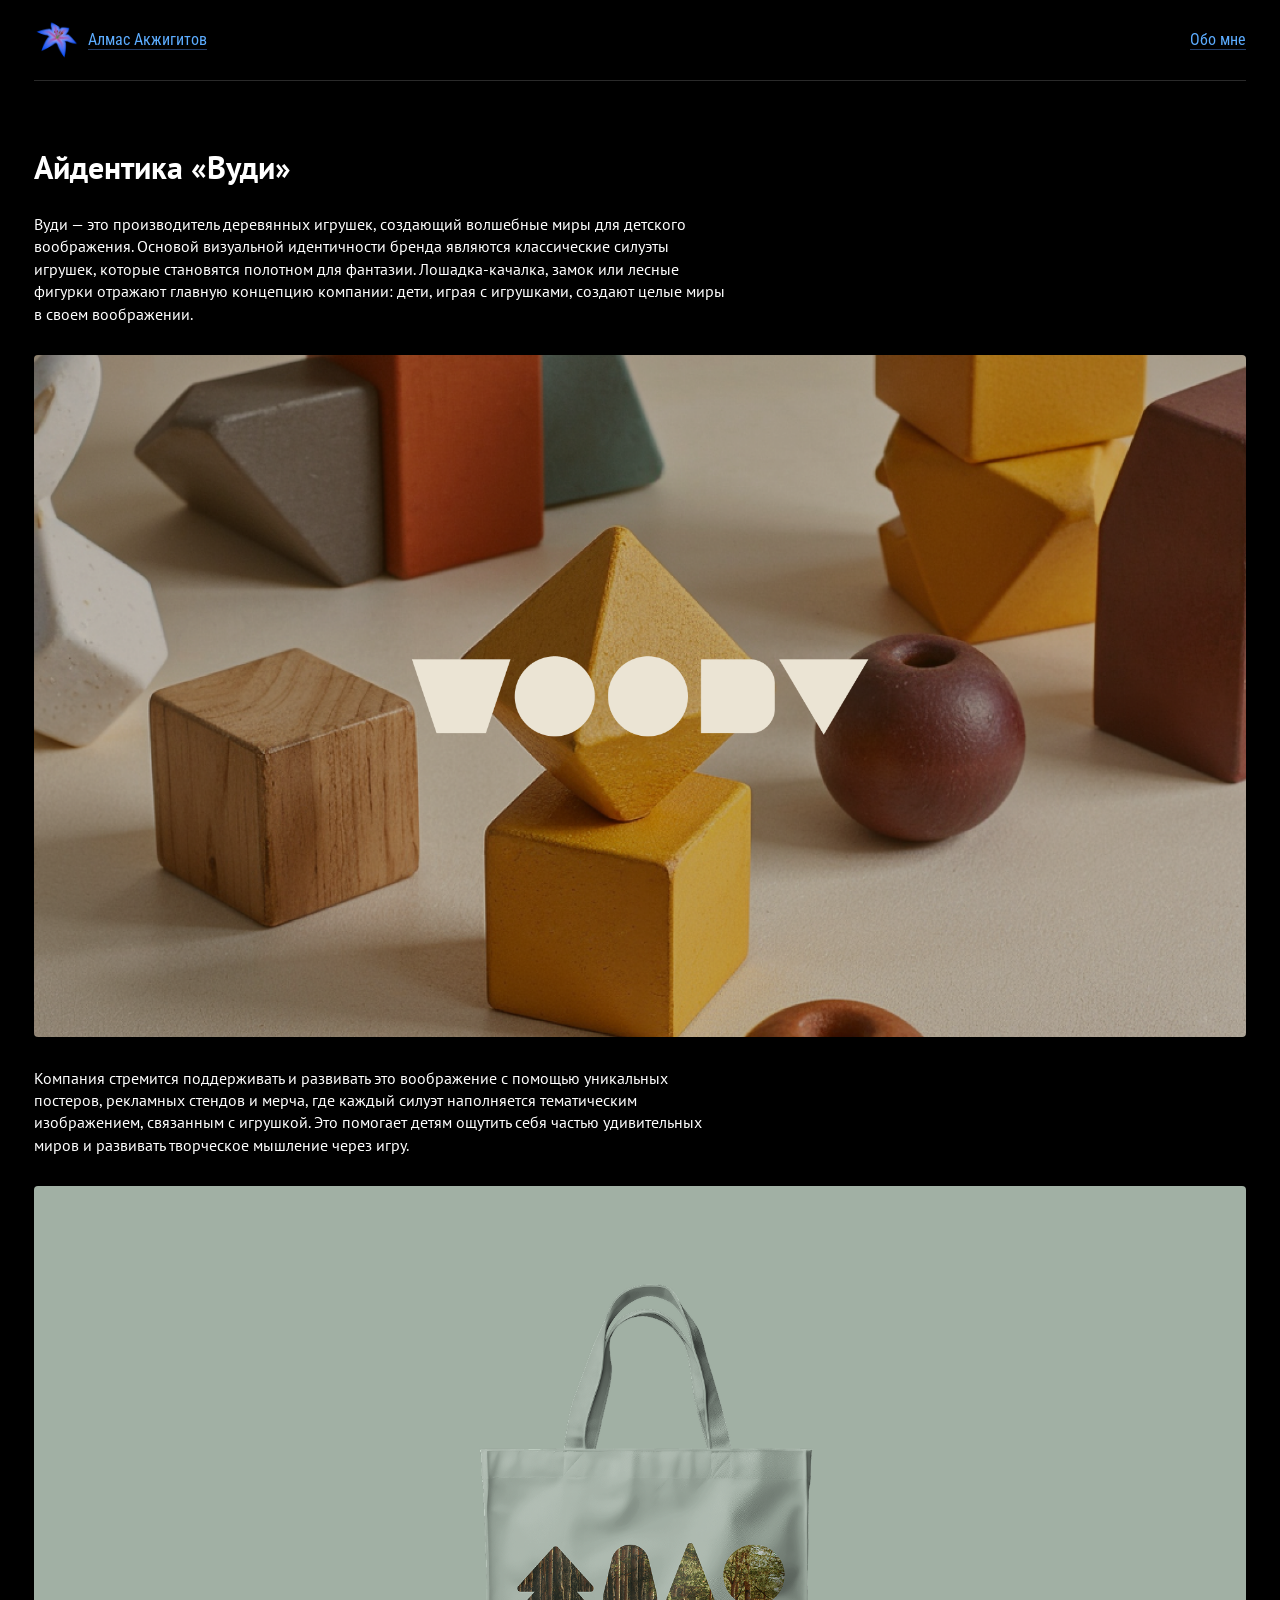
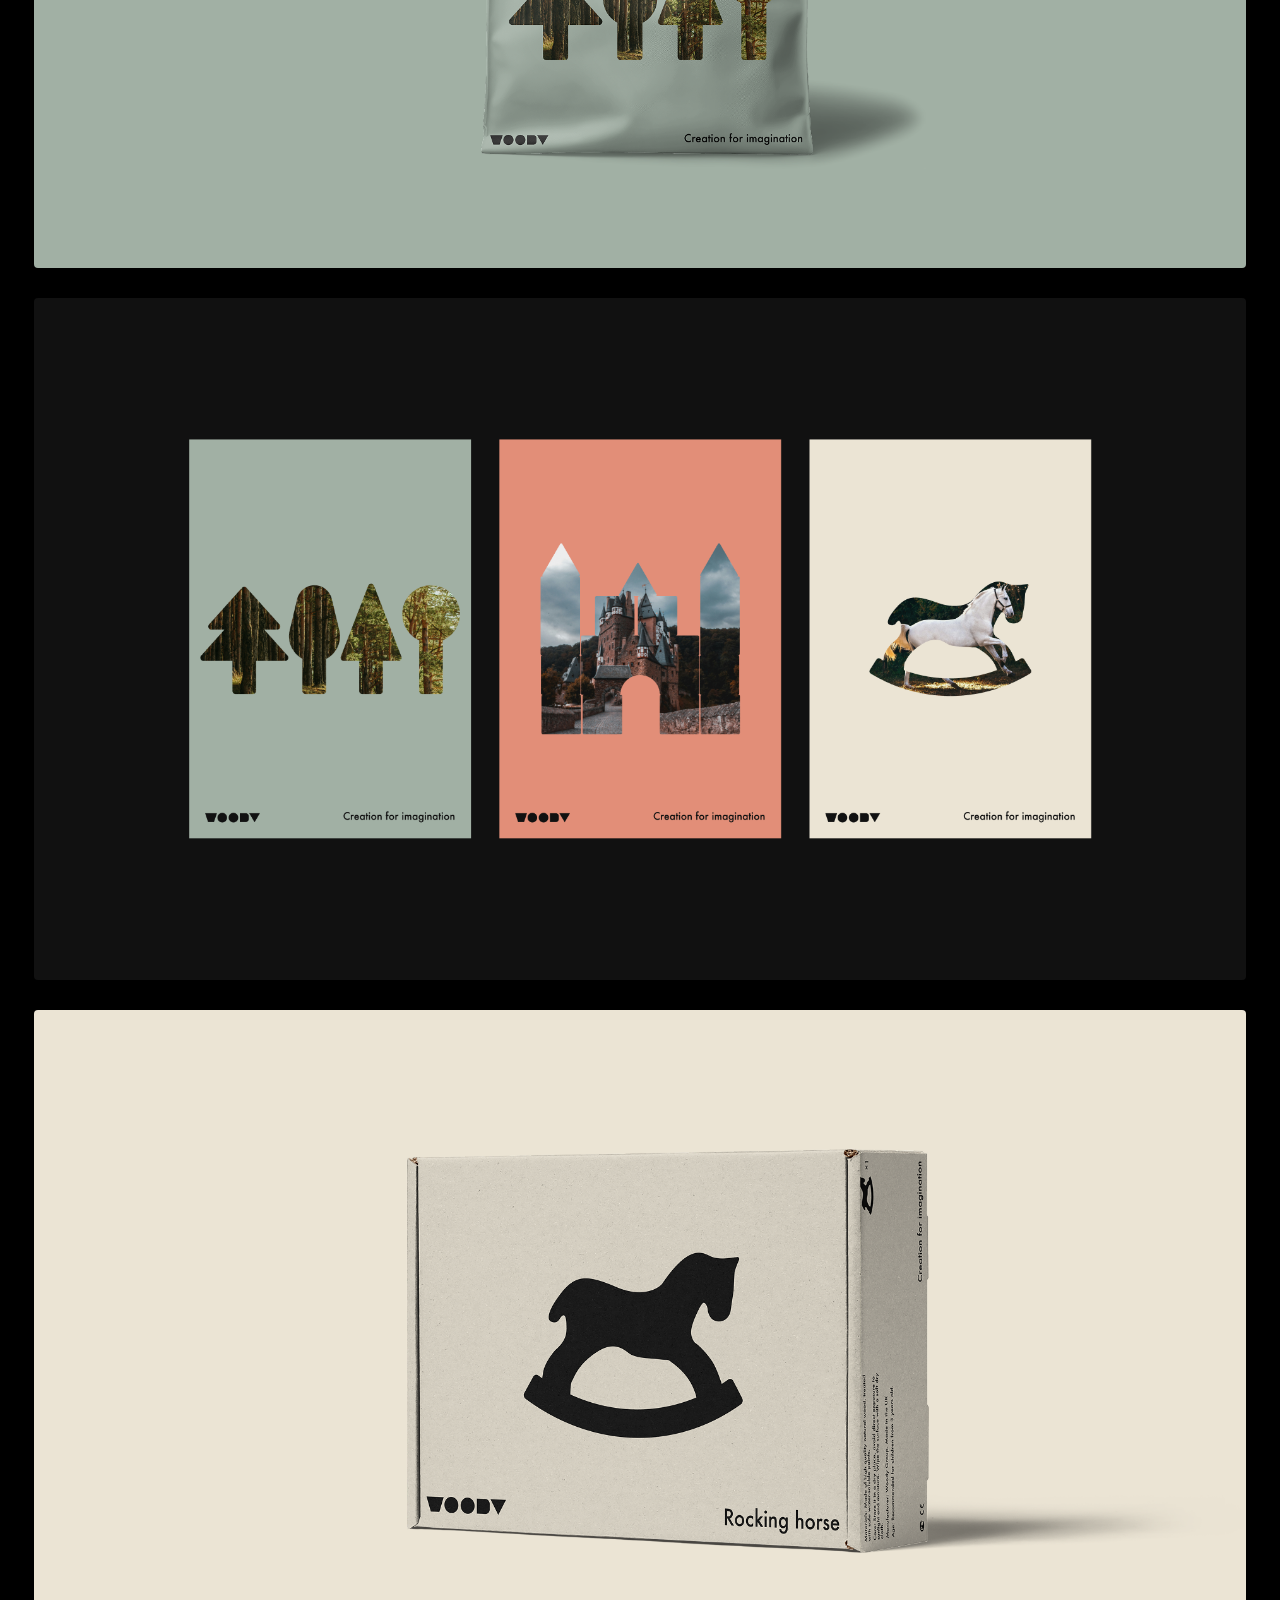
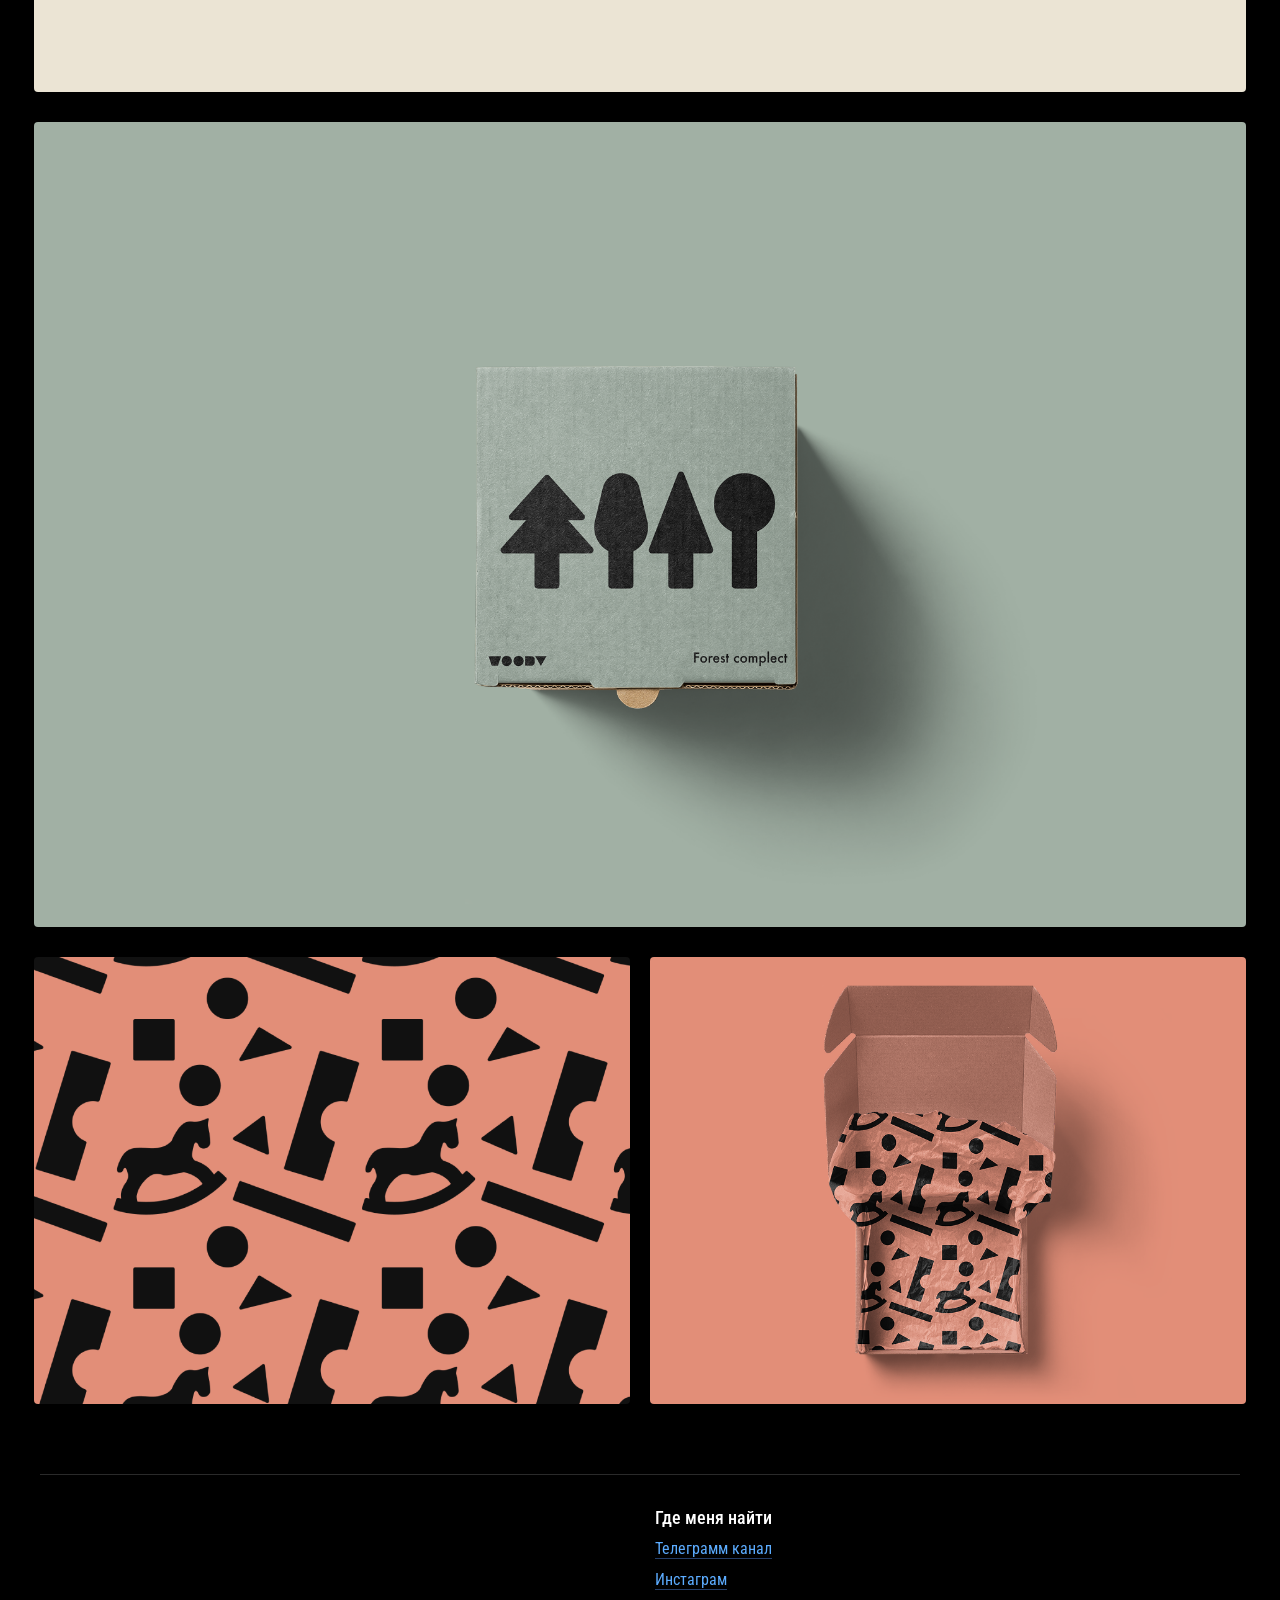
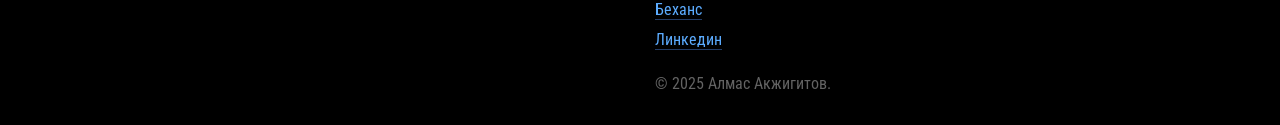
<file: woody/index.html>
<!DOCTYPE html>
<html lang="ru">
    <head>
        <meta charset="UTF-8">
        <meta name="viewport" content="width=device-width, initial-scale=1.0">
        <meta property="og:type" content="website">
       
        <meta property="og:title" content="Айдентика «Вуди»">
        <meta property="og:image" content="https://almasakzhigitov.com/woody/banner.png">
        <meta property="og:image:width" content="1080">
        <meta property="og:image:height" content="660">
        
        <link rel="icon" href="/static/avatar.png" type="image/x-icon">
        <link rel="apple-touch-icon" href="/static/avatar.png">
        
        <link rel="stylesheet" type="text/css" href="/static/style.css">
        
        <title>Айдентика «Вуди»</title>
    </head>
<body>
    <header>
        <a class="body-interface-text" href="/">
            <div class="site-logo">
                <img src="/static/avatar.png" alt=""> Алмас Акжигитов
            </div>
        </a>
        <a class="body-interface-text" href="/about">Обо мне</a>
    </header>
    
    <div class="content">
        <div class="project-preview">
            <h1 class="text-container">Айдентика «Вуди»</h1>
            
            <p class="body-serif-text text-container">Вуди — это производитель деревянных игрушек, создающий волшебные миры для детского воображения. Основой визуальной идентичности бренда являются классические силуэты игрушек, которые становятся полотном для фантазии. Лошадка-качалка, замок или лесные фигурки отражают главную концепцию компании: дети, играя с игрушками, создают целые миры в своем воображении.</p>

            <img src="/woody/1_WI.png" class="wide-image">

            <p class="body-serif-text text-container">Компания стремится поддерживать и развивать это воображение с помощью уникальных постеров, рекламных стендов и мерча, где каждый силуэт наполняется тематическим изображением, связанным с игрушкой. Это помогает детям ощутить себя частью удивительных миров и развивать творческое мышление через игру.</p>

            <img src="/woody/2_WI.png" class="wide-image">
            <img src="/woody/3_WI.png" class="wide-image">
            <img src="/woody/4_WI.png" class="wide-image">
            <img src="/woody/5_WI.png" class="wide-image">

            <div class="small-image-group">
                <img src="/woody/6.1_SI.png" alt="" class="small-image">
                <img src="/woody/6.2_SI.png" alt="" class="small-image">
            </div>

        </div>
    </div>
    
    <footer>
        <div class="footer-left">
            <video id="sobaka" autoplay="" loop="" muted="" src="/static/sobaka.mp4" playsinline=""></video>
        </div>
        <div class="footer-right">
            <div class="footer-info">
                <p class="heading-interface-text">Где меня найти</p>
                <a class="body-interface-text" href="https://t.me/mezzahood">Телеграмм канал</a>
                <a class="body-interface-text" href="https://www.instagram.com/meeezzanine">Инстаграм</a>
                <a class="body-interface-text" href="https://www.behance.net/c9155ba3">Беханс</a>
                <a class="body-interface-text" href="https://www.linkedin.com/in/almas-akzhigitov">Линкедин</a>
            </div>
            <p class="caption-interface-text">© 2025 Алмас Акжигитов.</p>
        </div>
    </footer>
</body>
</html>
</file>
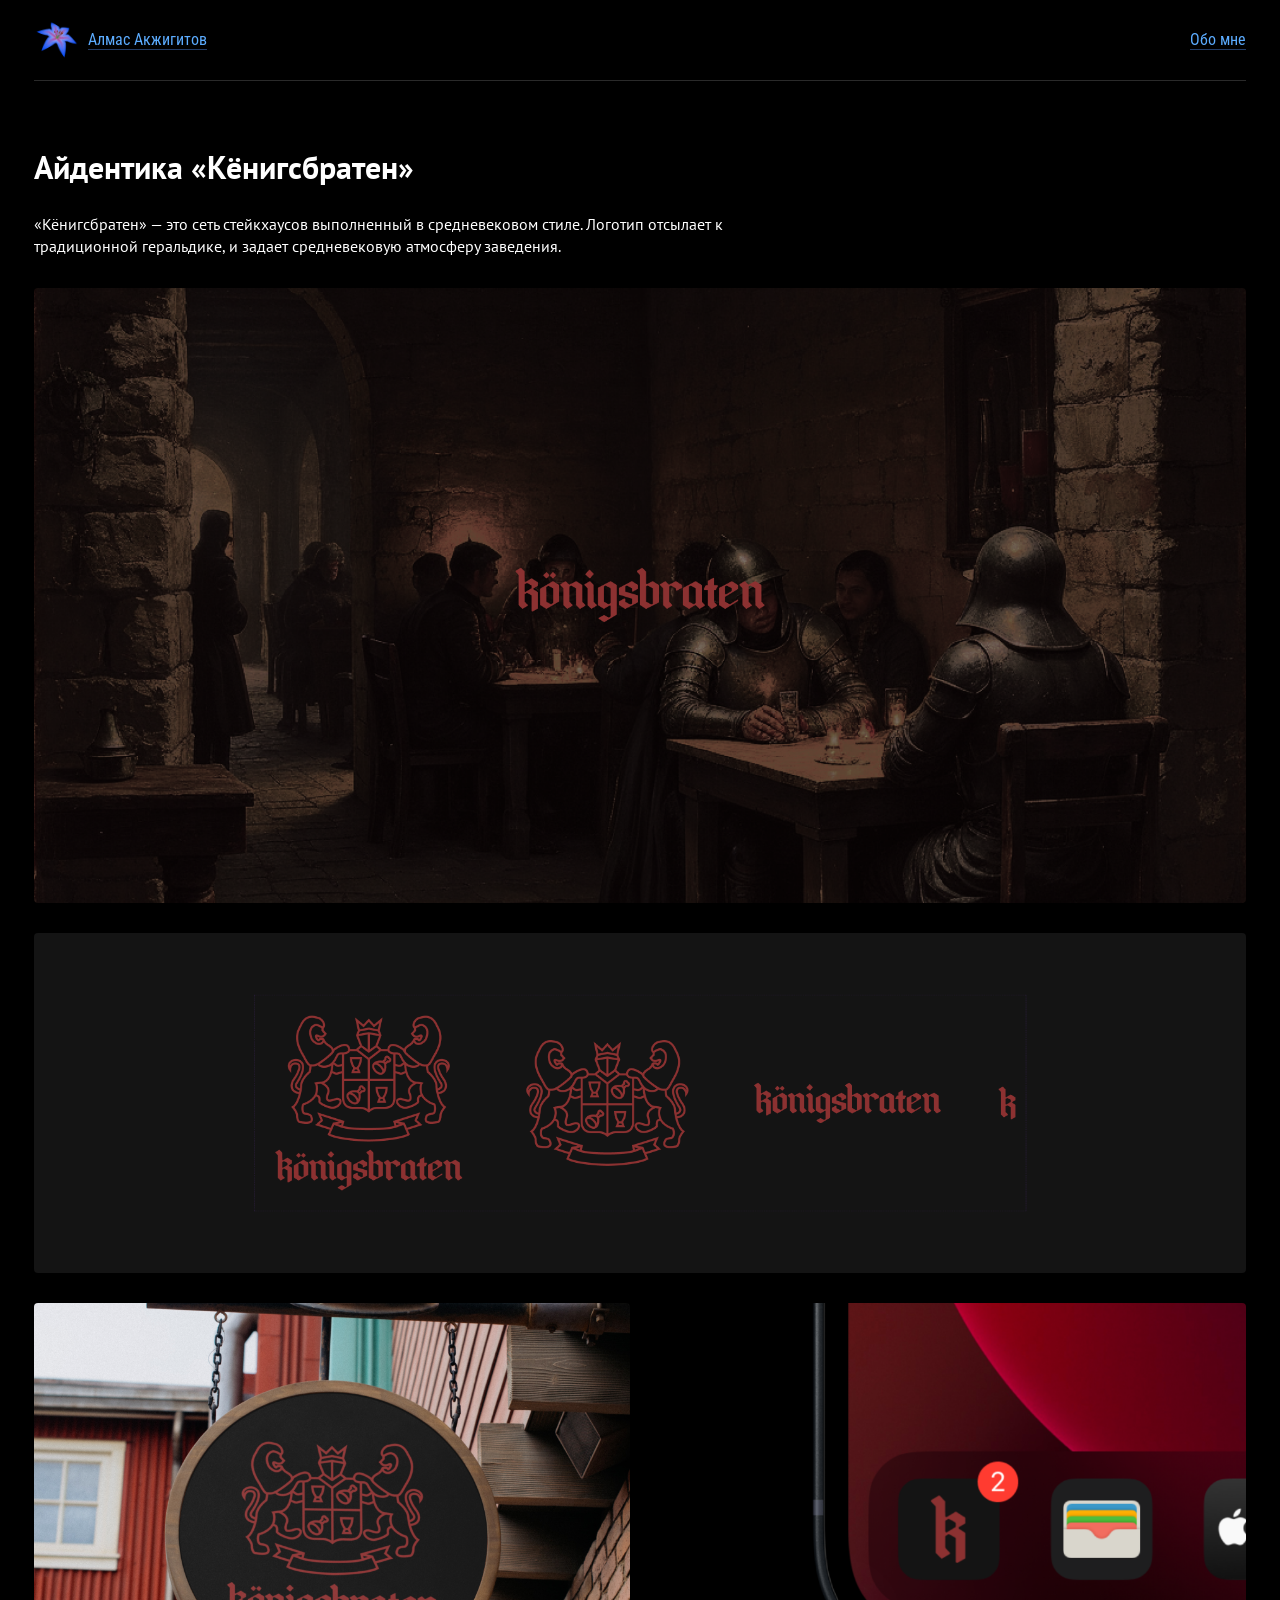
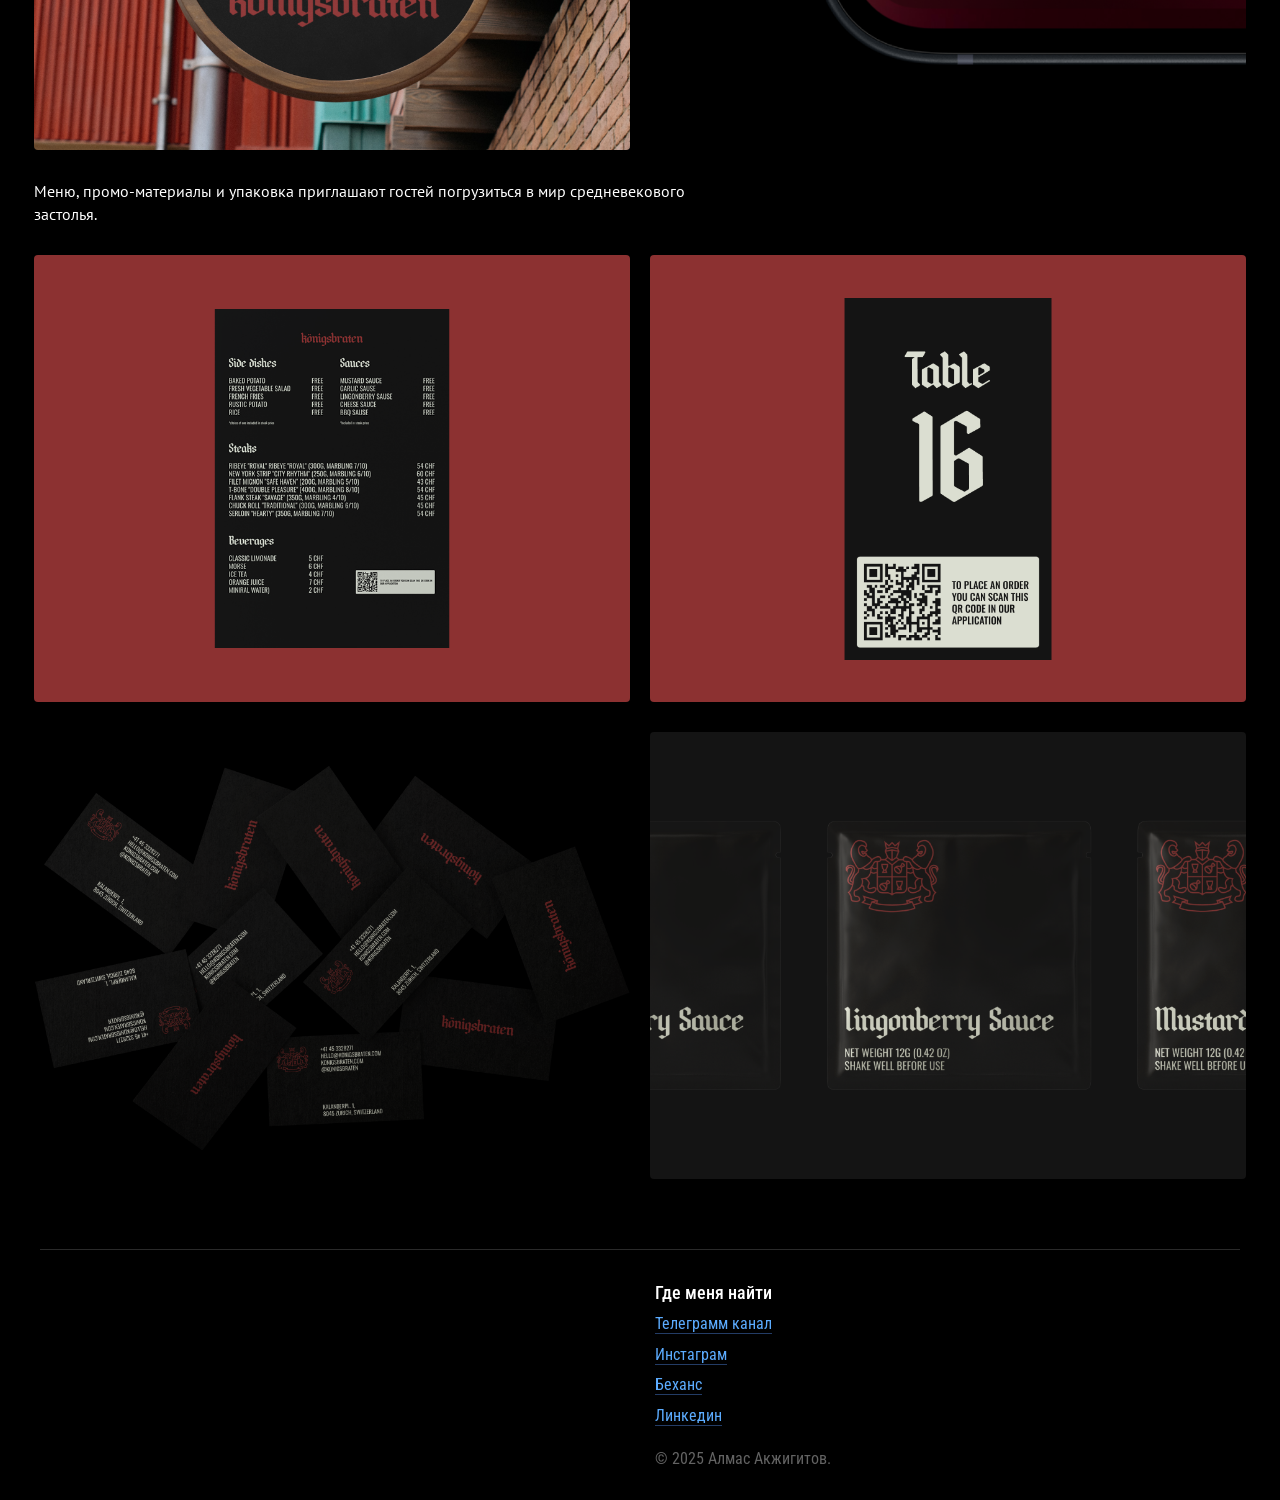
<file: konigsbraten/identity/index.html>
<!DOCTYPE html>
<html lang="ru">
    <head>
        <meta charset="UTF-8">
        <meta name="viewport" content="width=device-width, initial-scale=1.0">
        <meta property="og:type" content="website">
       
        <meta property="og:title" content="Айдентика «Кёнигсбратен»">
        <meta property="og:description" content="«Кёнигсбратен» — это сеть стейкхаусов. Логотип отсылающий к традиционной геральдике, средневековую атмосферу заведения. ">
        <meta property="og:image" content="https://almasakzhigitov.com/konigsbraten/identity/banner.png">
        <meta property="og:image:width" content="1080">
        <meta property="og:image:height" content="660">
        
        <link rel="icon" href="/static/avatar.png" type="image/x-icon">
        <link rel="apple-touch-icon" href="/static/avatar.png">
        
        <link rel="stylesheet" type="text/css" href="/static/style.css">
        
        <title>Айдентика «Кёнигсбратен»</title>
    </head>
<body>
    <header>
        <a class="body-interface-text" href="/">
            <div class="site-logo">
                <img src="/static/avatar.png" alt=""> Алмас Акжигитов
            </div>
        </a>
        <a class="body-interface-text" href="/about">Обо мне</a>
    </header>
    
    <div class="content">
        <div class="project-preview">
            <h1 class="text-container">Айдентика «Кёнигсбратен»</h1>
            
            <p class="body-serif-text text-container">«Кёнигсбратен» — это сеть стейкхаусов выполненный в средневековом стиле. Логотип отсылает к традиционной геральдике, и задает средневековую атмосферу заведения. 
            </p>

            <img src="/konigsbraten/identity/1_WI.png" class="wide-image">

            <img src="/konigsbraten/identity/2_WI.png" class="wide-image">

            <div class="small-image-group">
                <img src="/konigsbraten/identity/3.1_SI.png" alt="" class="small-image">
                <img src="/konigsbraten/identity/3.2_SI.png" alt="" class="small-image">
            </div>

            <p class="body-serif-text text-container">Меню, промо-материалы и упаковка приглашают гостей погрузиться в мир средневекового застолья.
            </p>

            <div class="small-image-group">
                <img src="/konigsbraten/identity/4.1_SI.png" alt="" class="small-image">
                <img src="/konigsbraten/identity/4.2_SI.png" alt="" class="small-image">
            </div>

            <div class="small-image-group">
                <img src="/konigsbraten/identity/5.1_SI.png" alt="" class="small-image">
                <img src="/konigsbraten/identity/5.2_SI.png" alt="" class="small-image">
            </div>

        </div>
    </div>
    
    <footer>
        <div class="footer-left">
            <video id="sobaka" autoplay="" loop="" muted="" src="/static/sobaka.mp4" playsinline=""></video>
        </div>
        <div class="footer-right">
            <div class="footer-info">
                <p class="heading-interface-text">Где меня найти</p>
                <a class="body-interface-text" href="https://t.me/mezzahood">Телеграмм канал</a>
                <a class="body-interface-text" href="https://www.instagram.com/meeezzanine">Инстаграм</a>
                <a class="body-interface-text" href="https://www.behance.net/c9155ba3">Беханс</a>
                <a class="body-interface-text" href="https://www.linkedin.com/in/almas-akzhigitov">Линкедин</a>
            </div>
            <p class="caption-interface-text">© 2025 Алмас Акжигитов.</p>
        </div>
    </footer>
</body>
</html>
</file>
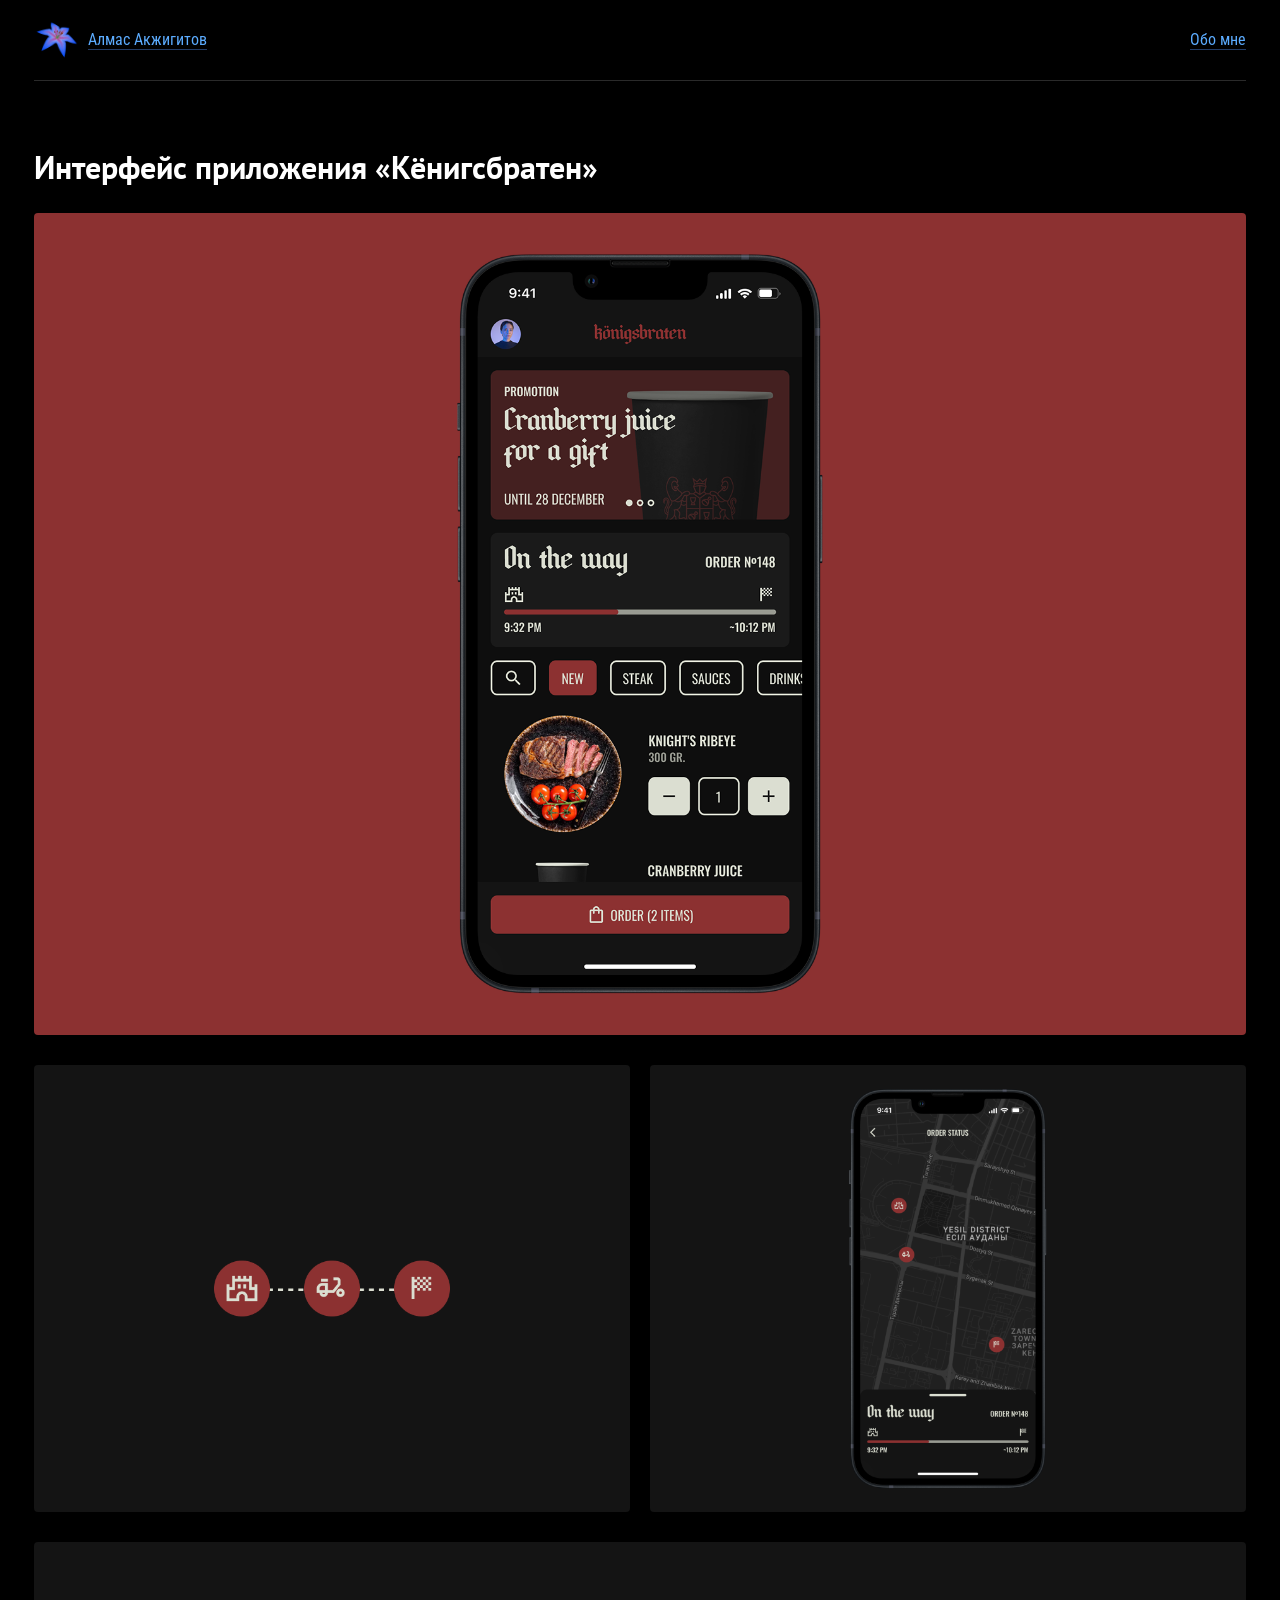
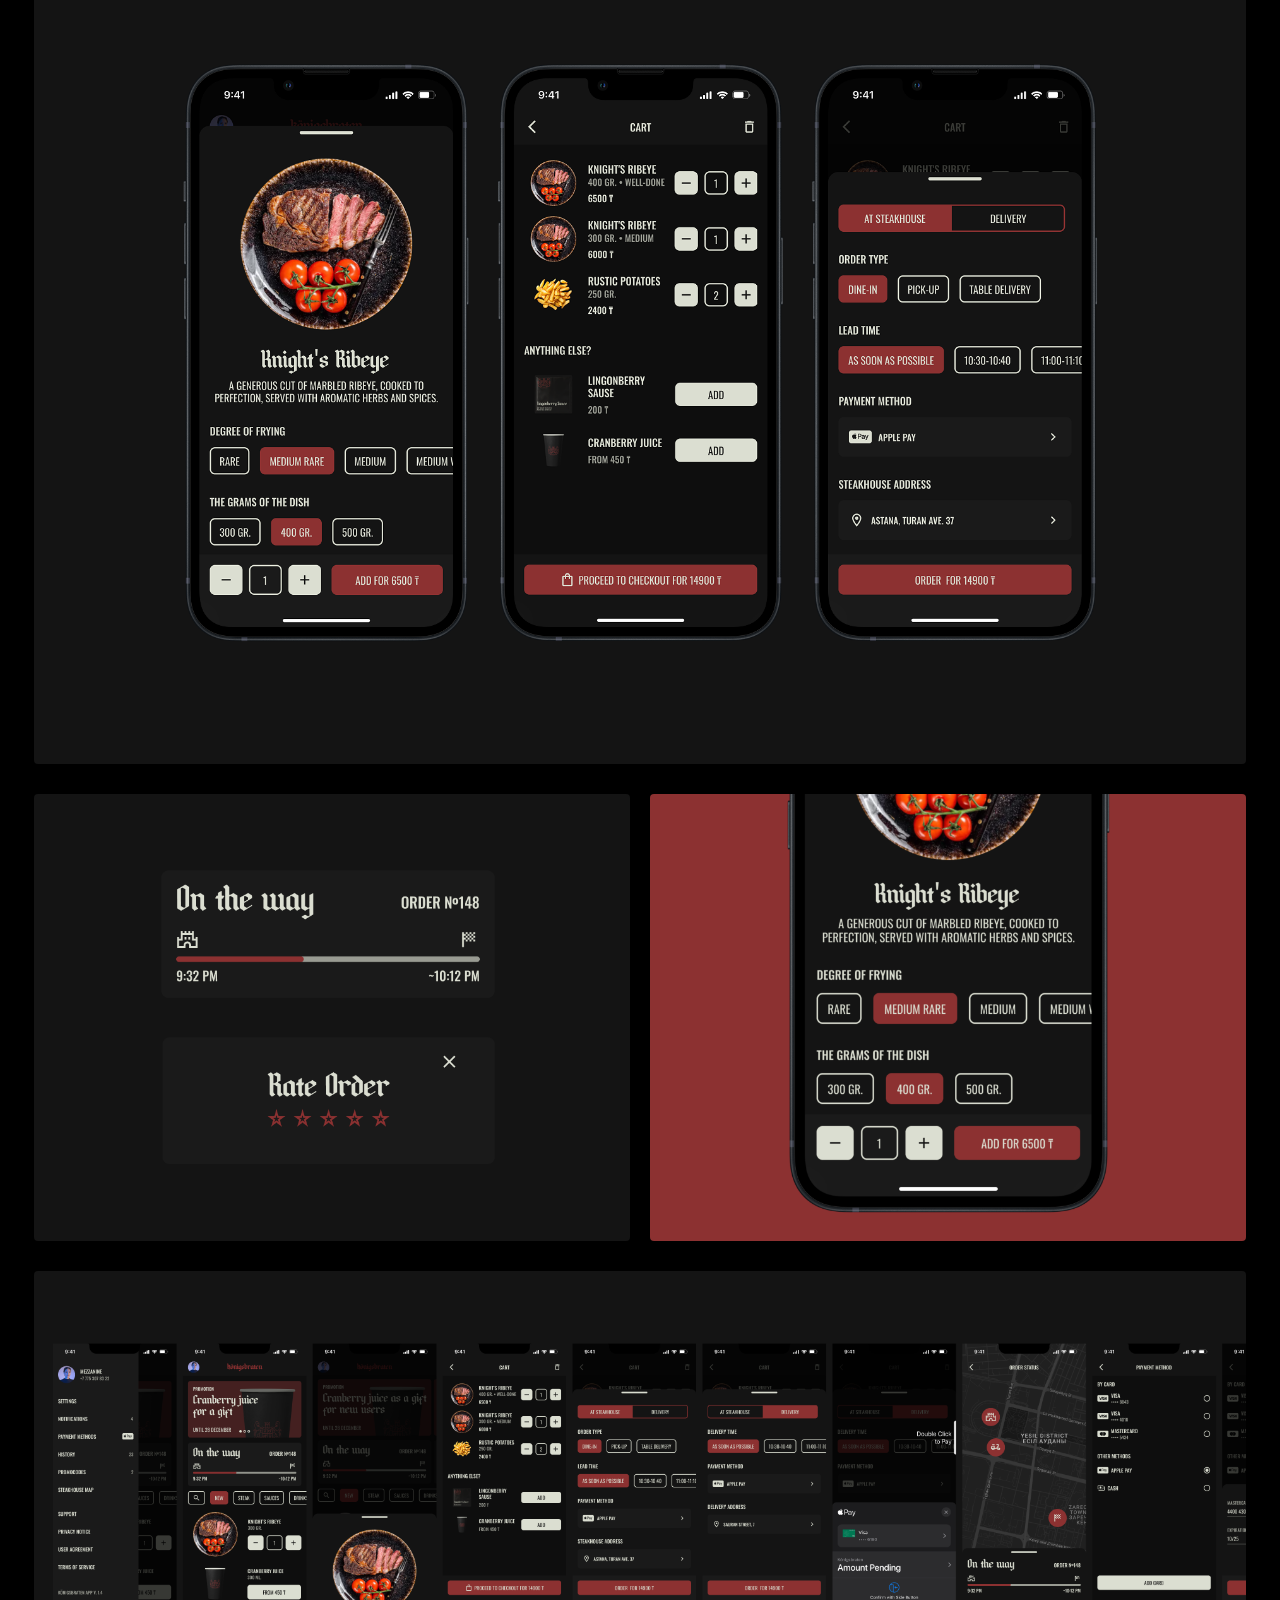
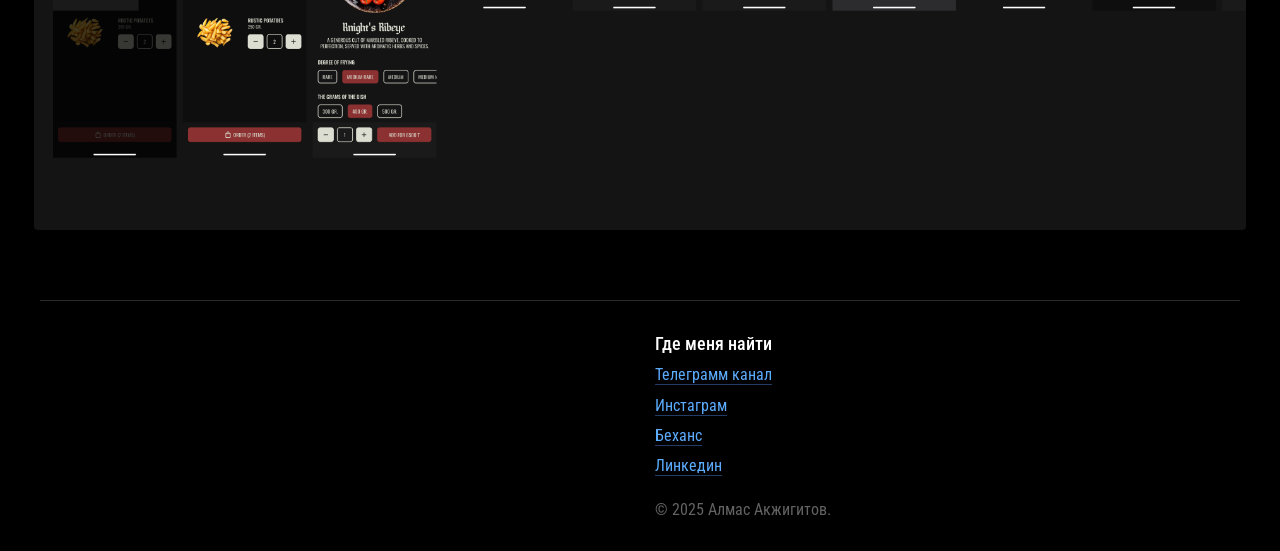
<file: konigsbraten/interface/index.html>
<!DOCTYPE html>
<html lang="ru">
    <head>
        <meta charset="UTF-8">
        <meta name="viewport" content="width=device-width, initial-scale=1.0">
        <meta property="og:type" content="website">
       
        <meta property="og:title" content="Интерфейс приложения «Кёнигсбратен»">
        <meta property="og:description" content="">
        <meta property="og:image" content="https://almasakzhigitov.com/konigsbraten/interface/banner.png">
        <meta property="og:image:width" content="1080">
        <meta property="og:image:height" content="660">
        
        <link rel="icon" href="/static/avatar.png" type="image/x-icon">
        <link rel="apple-touch-icon" href="/static/avatar.png">
        
        <link rel="stylesheet" type="text/css" href="/static/style.css">
        
        <title>Интерфейс приложения «Кёнигсбратен»</title>
    </head>
<body>
    <header>
        <a class="body-interface-text" href="/">
            <div class="site-logo">
                <img src="/static/avatar.png" alt=""> Алмас Акжигитов
            </div>
        </a>
        <a class="body-interface-text" href="/about">Обо мне</a>
    </header>
    
    <div class="content">
        <div class="project-preview">
            <h1 class="text-container">Интерфейс приложения «Кёнигсбратен»</h1>

            <img src="/konigsbraten/interface/1_WI.png" class="wide-image">

            <div class="small-image-group">
                <img src="/konigsbraten/interface/2.1_SI.png" alt="" class="small-image">
                <img src="/konigsbraten/interface/2.2_SI.png" alt="" class="small-image">
            </div>

            <img src="/konigsbraten/interface/3_WI.png" class="wide-image">

            <div class="small-image-group">
                <img src="/konigsbraten/interface/4.1_SI.png" alt="" class="small-image">
                <img src="/konigsbraten/interface/4.2_SI.png" alt="" class="small-image">
            </div>

            <img src="/konigsbraten/interface/5_WI.png" class="wide-image">
        </div>
    </div>
    
    <footer>
        <div class="footer-left">
            <video id="sobaka" autoplay="" loop="" muted="" src="/static/sobaka.mp4" playsinline=""></video>
        </div>
        <div class="footer-right">
            <div class="footer-info">
                <p class="heading-interface-text">Где меня найти</p>
                <a class="body-interface-text" href="https://t.me/mezzahood">Телеграмм канал</a>
                <a class="body-interface-text" href="https://www.instagram.com/meeezzanine">Инстаграм</a>
                <a class="body-interface-text" href="https://www.behance.net/c9155ba3">Беханс</a>
                <a class="body-interface-text" href="https://www.linkedin.com/in/almas-akzhigitov">Линкедин</a>
            </div>
            <p class="caption-interface-text">© 2025 Алмас Акжигитов.</p>
        </div>
    </footer>
</body>
</html>
</file>
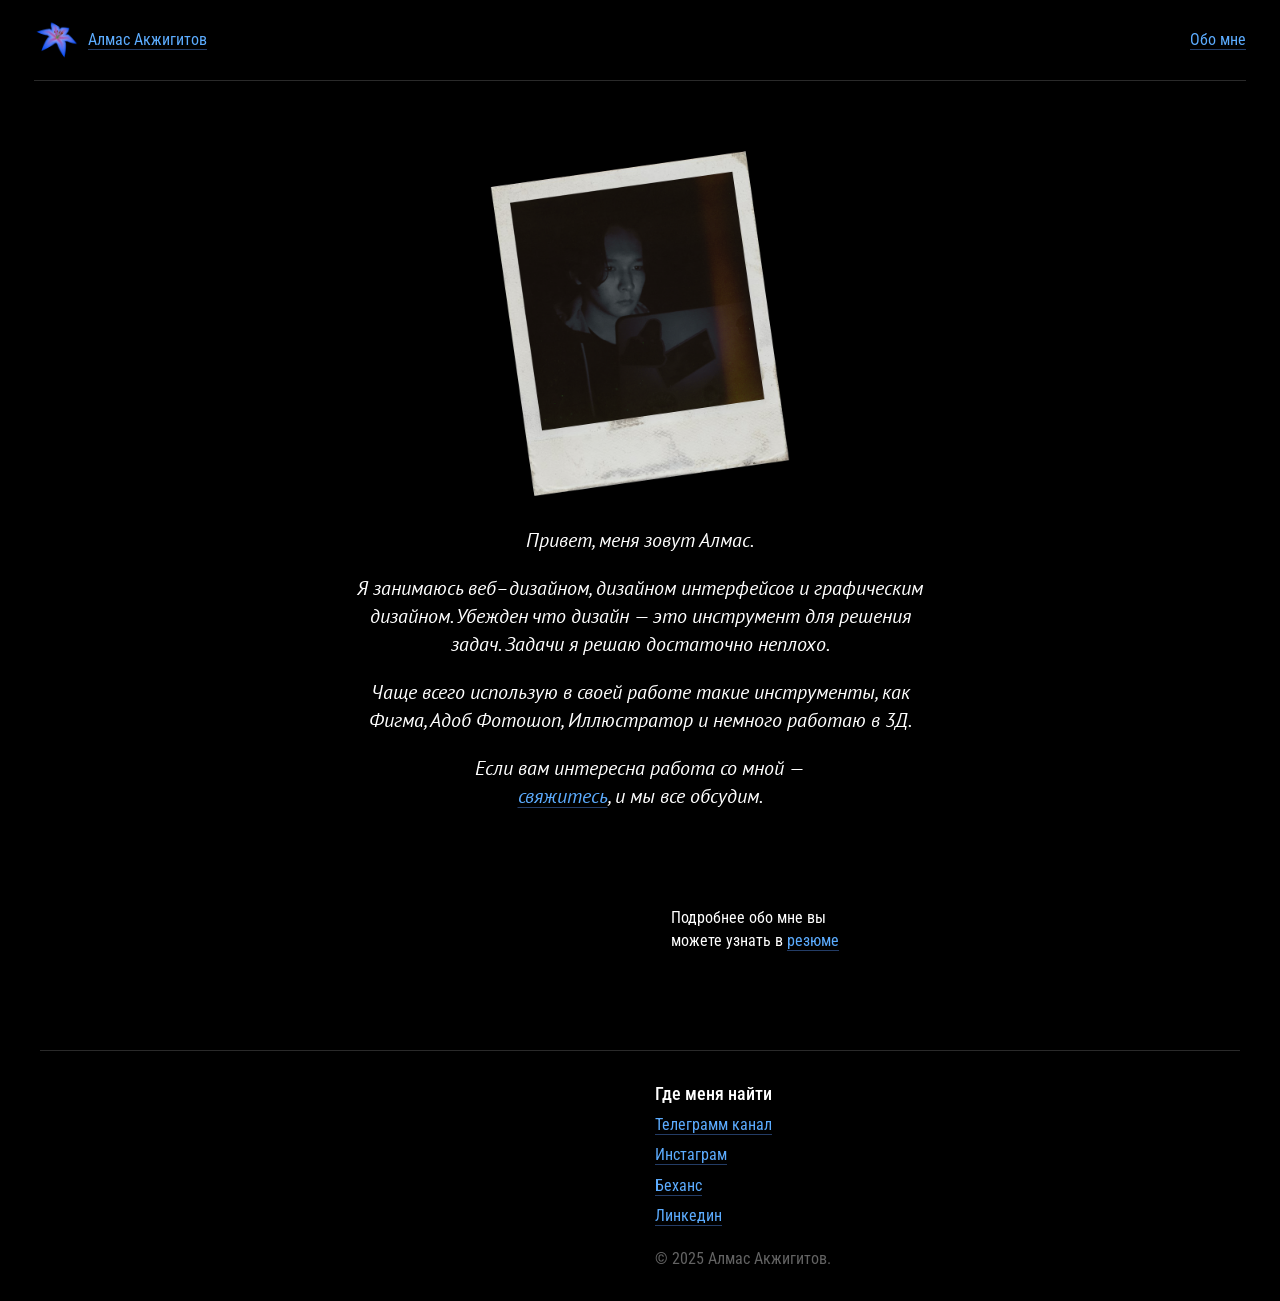
<file: about.html>
<!DOCTYPE html>
<html lang="ru">
<head>
    <meta charset="UTF-8">
    <meta name="viewport" content="width=device-width, initial-scale=1.0">

    <!-- <meta name="description" content="Граф. дизайн, веб, айдентика, интерфейсы и прочие штуки.">
    <meta name="keywords" content="дизайн, веб-дизайн, интерфейсы, графика, логотип, айдентика, разработка сайтов">
    <meta name="author" content="Алмас Акжигитов">

    <meta property="og:type" content="website">
    <meta property="og:title" content="Алмас Акжигитов">
    <meta property="og:description" content="Граф. дизайн, веб, айдентика, интерфейсы и прочие штуки.">
    <meta property="og:image" content="https://almasakzhigitov.com/static/banner.png">
    <meta property="og:image:width" content="1080">
    <meta property="og:image:height" content="660"> -->

    <link rel="icon" href="/static/avatar.png" type="image/x-icon">
    <link rel="apple-touch-icon" href="/static/avatar.png">
    
    <link rel="stylesheet" type="text/css" href="/static/style.css">

    <title>Обо мне</title>
</head>
<body>
    <header>
        <a class="body-interface-text" href="/">
            <div class="site-logo">
                <img src="/static/avatar.png" alt=""> Алмас Акжигитов
            </div>
        </a>
        <a class="body-interface-text" href="/about">Обо мне</a>
    </header>
    
    <div class="content">
        <div class="about-container">
            <div class="me-container">
                <img class="me" src="static/me.png" alt="Тут должен был быть я">
            </div>

            <div class="about-info">
                <div class="letter-container">
                    <p class="letter">
                        Привет, меня зовут Алмас.
                    </p>
                    <p class="letter">
                        Я занимаюсь <nobr>веб–дизайном</nobr>, дизайном&nbsp;интерфейсов 
                        и графическим дизайном. Убежден что дизайн&nbsp;— 
                        это&nbsp;инструмент для решения задач. Задачи я решаю достаточно&nbsp;неплохо.
                    </p>
                    <p class="letter">
                        Чаще&nbsp;всего 
                        использую в&nbsp;своей работе такие инструменты, 
                        как Фигма, Адоб&nbsp;Фотошоп, Иллюстратор 
                        и&nbsp;немного работаю в 3Д.
                    </p>
                    <p class="letter">
                        Если вам интересна работа со&nbsp;мной&nbsp;— <br>
                        <a href="https://t.me/meeezzanine">свяжитесь</a>, и мы все обсудим.
                    </p>
                </div>
                <div class="resume-container">
                    <video class="resume" autoplay="" loop="" muted="" src="/static/resume.mp4" playsinline=""></video>
                    <p class="body-interface-text">Подробнее обо мне вы <br> можете узнать в <a href="/personal_files/almas_akzhigitov_resume.pdf" target="_blank">резюме</a></p>    
                </div>
            </div>
        </div>
    </div>
    
    <footer>
        <div class="footer-left">
            <video id="sobaka" autoplay="" loop="" muted="" src="/static/sobaka.mp4" playsinline=""></video>
        </div>
        <div class="footer-right">
            <div class="footer-info">
                <p class="heading-interface-text">Где меня найти</p>
                <a class="body-interface-text" href="https://t.me/mezzahood">Телеграмм канал</a>
                <a class="body-interface-text" href="https://www.instagram.com/meeezzanine">Инстаграм</a>
                <a class="body-interface-text" href="https://www.behance.net/c9155ba3">Беханс</a>
                <a class="body-interface-text" href="https://www.linkedin.com/in/almas-akzhigitov">Линкедин</a>
            </div>
            <p class="caption-interface-text">© 2025 Алмас Акжигитов.</p>
        </div>
    </footer>
</body>
</html>
</file>
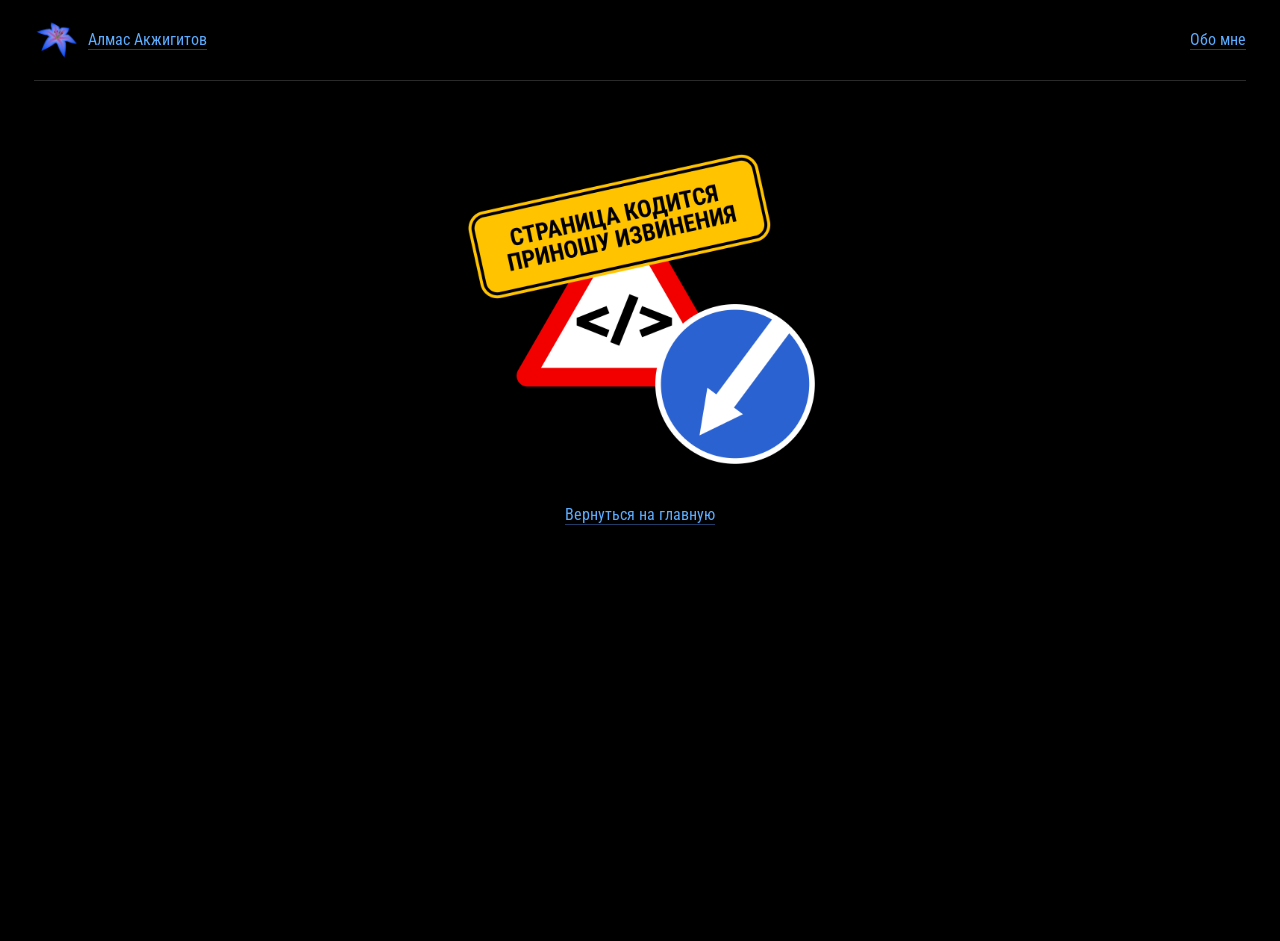
<file: temporary.html>
<!DOCTYPE html>
<html lang="ru">
<head>
    <meta charset="UTF-8">
    <meta name="viewport" content="width=device-width, initial-scale=1.0">

    <link rel="icon" href="/static/avatar.png" type="image/x-icon">
    <link rel="apple-touch-icon" href="/static/avatar.png">
    
    <link rel="stylesheet" type="text/css" href="/static/style.css">

    <title>Идут технические работы</title>
</head>
<body>
    <header>
        <a class="body-interface-text" href="/">
            <div class="site-logo">
                <img src="/static/avatar.png" alt=""> Алмас Акжигитов
            </div>
        </a>
        <a class="body-interface-text" href="/about">Обо мне</a>
    </header>
    
    <div class="content">
        <div class="unfound-container">
            <img class="unfound-image" src="static/temporary.png" alt="">
            <a href="index.html" class="body-interface-text">Вернуться на главную</a>
        </div>
    </div>
</body>
</html>
</file>
<file: static/style.css>
/* ————————————————— Variables ——————————————— */

@import url('https://fonts.googleapis.com/css2?family=Roboto+Condensed:ital,wght@0,100..900;1,100..900&display=swap');
@import url('https://fonts.googleapis.com/css2?family=PT+Sans:ital,wght@0,400;0,700;1,400;1,700&display=swap');

@font-face {
  font-family: 'Bookerly';
  src: url('/static/fonts/Bookerly.ttf') format('truetype'), 
  url('/static/fonts/Bookerly\ Italic.ttf') format('truetype');
}

:root{
  --background-color: #000000;

  --text-primary: #ffffff;
  --text-secondary: #636363;

  --border-gray: #2A2A2A;

  --active-link: #5CACFF;
  --active-link-underline: rgba(88, 150, 255, 40%);
  --hover-link: #FF5C5C;
}

/* ————————————————— Zeroing ——————————————— */

html, body, div, span, applet, object, iframe,
h1, h2, h3, h4, h5, h6, p, blockquote, pre,
a, abbr, acronym, address, big, cite, code,
del, dfn, em, img, ins, kbd, q, s, samp,
small, strike, strong, sub, sup, tt, var,
b, u, i, center,
dl, dt, dd, ol, ul, li,
fieldset, form, label, legend,
table, caption, tbody, tfoot, thead, tr, th, td,
article, aside, canvas, details, embed, 
figure, figcaption, footer, header, hgroup, 
menu, nav, output, ruby, section, summary,
time, mark, audio, video {
  margin: 0;
  padding: 0;
  border: 0;
  font-size: 100%;
  font: inherit;
  vertical-align: baseline;
}
  
/* HTML5 display-role reset for older browsers */
article, aside, details, figcaption, figure, 
footer, header, hgroup, menu, nav, section {
  display: block;
}
  
body {
  line-height: 1;
}
  
ol, ul {
  list-style: none;
}
  
blockquote, q {
  quotes: none;
}
  
blockquote:before, blockquote:after,
q:before, q:after {
  content: '';
  content: none;
}
  
table {
  border-collapse: collapse;
  border-spacing: 0;
}
/* —————————————————— General ——————————————— */

body {
  background-color: var(--background-color);
  display: flex;
  flex-direction: column;
  align-items: center;
}

header {
  height: 80px;
  width: 1200px;
  display: flex;
  flex-direction: row;
  justify-content: space-between;
  align-items: center;
  border-bottom: 1px solid var(--border-gray);
}

header img{
  width: 44px;
  height: 44px;
}

.content {
  width: 1200px;
  min-height: calc(100vh - 180px);
  display: flex;
  flex-direction: column;
  align-content: center;
  gap: 50px;
  padding: 100px 0px 100px 0px;
}

footer{
  height: 250px;
  width: 1200px;
  max-width: 1200px;
  display:flex;
  flex-direction: row;
  gap: 30px;
  border-top: 1px solid var(--border-gray);
}

.footer-left{
  display:flex;
  flex: 1;
  padding-top: 30px;
  justify-content: flex-end;
  align-items: flex-start;
}

.footer-right{
  display: flex;
  flex: 1;
  flex-direction: column;
  justify-content: space-between;
  padding: 30px 0px 30px 0px;
}

.footer-info{
  width: fit-content;
  display: flex;
  flex-direction: column;
  justify-content: flex-start;
  gap: 8px;
}

.site-logo {
  display: flex;
  flex-direction: row;
  align-items: center;
  gap: 10px;
}

#sobaka{
  width: 100px;
}

a{
  color: var(--active-link) !important;
  text-decoration: underline;
  text-decoration-color: var(--active-link-underline);
  text-underline-offset: 0.25rem;
  transition: 0.1s ease-in-out;
  text-decoration-thickness: 1px;
}

a:hover{
  color: var(--hover-link) !important;
  text-decoration-color: var(--hover-link);
}

.site-logo img{
  transition: 0.1s ease-in-out;
}

.site-logo:hover img{
  filter: invert(100%);
}

h1{
  color: var(--text-primary);
  font-family: "PT Sans", serif;
  font-size: 32px;
  line-height: 100%;
  font-weight: 700;
}

.subtitle{
  color: var(--text-secondary);
  font-family: "PT Sans", serif;
  font-size: 20px;
  line-height: 100%;
}

.body-interface-text{
  color: var(--text-primary);
  font-family: "Roboto Condensed";
  font-size: 16px;
  line-height: 140%;
  font-weight: 400;
  text-align: left;
}

.heading-interface-text{
  color: var(--text-primary);
  font-family: "Roboto Condensed";
  font-weight: 500;
  font-size: 18px;
  line-height: 140%;
  width: auto;
}

.caption-interface-text{
  color: var(--text-secondary);
  font-family: "Roboto Condensed";
  font-size: 16px;
  line-height: 140%;
  text-align: left;
}

.body-serif-text{
  color: var(--text-primary);
  font-family: "PT Sans", serif;
  font-size: 16px;
  line-height: 140%;
  text-align: left;
}

/* ————————————— Homepage ————————————————— */
.title-container {
  display: flex;
  flex-direction: column;
  align-items: center;
  gap: 15px;
}

/* Контейнер галереи */
.galery {
  columns: 240px; /* Минимальная ширина колонок для десктопа */
  column-gap: 80px; /* Отступы между колонками */
}

/* Карточка */
.designed {
  break-inside: avoid; /* Предотвращаем разрыв карточки между колонками */
  margin-bottom: 70px; /* Вертикальный отступ между карточками */
  display: flex;
  flex-direction: column;
  gap: 12px; /* Расстояние между фото/видео и текстом */
  align-items: flex-start; /* Выравнивание по левому краю */
}

/* Фото и видео */
.designed-img {
  width: 100%; /* По ширине карточки */
  height: auto; /* Сохраняем пропорции */
  display: block;
}

/* Текст */
.designed-text {
  width: 100%; /* По ширине карточки */
  text-align: left; /* Выравнивание по левому краю */
}

/* ——————————————— About page ————————————— */

.about-container{
  display: flex;
  flex-direction: row;
  gap: 30px;
  padding: 0px;
}

.about-info{
  max-width: 585px;
  display: flex;
  flex-direction: column;
  gap: 70px;
  align-items: start;
}

.me-container{
  width: 585px;
  height: 585px;
  display: flex;
  align-items: center;
  justify-content: center;
}

.me{
  width: 400px;
  object-fit: contain;
}

.letter-container{
  display: flex;
  flex-direction: column;
  gap: 20px;
}

.letter{
  color: var(--text-primary);
  font-family: "PT Sans", serif;
  font-weight: lighter;
  font-style: italic;
  font-size: 24px;
  line-height: 140%;
}

.resume-container{
  display: flex;
  flex-direction: row;
  gap: 30px;
  align-items: center;
}

.resume{
  height: 100px;
}

/* —————————————— 404 —————————————— */

.unfound-container{
  display: flex;
  flex-direction: column;
  gap: 40px;
  align-items: center;
}

.unfound-image{
  width: 350px;
  height: auto;
}

/* —————————————— Designed preview —————————————— */

.project-preview{
  width: 100%;
  display: flex;
  flex-direction: column;
  gap: 40px;
  align-items: start;
}

.wide-image{
  width: 100%;
  border-radius: 4px;
}

.small-image-group{
  width: 100%;
  display: flex;
  flex-direction: row;
  gap: 30px;
}

.small-image{
  aspect-ratio: 4 / 3; /* Соотношение сторон */
  width: calc(50% - 15px); /* Растягиваем по ширине контейнера */
  height: auto; /* Автоматически подстраивает высоту */
  object-fit: cover;
  border-radius: 4px; 
}

.text-container{
  max-width: 700px;
  display: flex;
  flex-direction: row;
  justify-content: flex-end;
}

/* ––—————————————————— Media-request —————————————————————— */
/* Tablets */
@media (max-width: 1280px) {
  /* General */
  header{
    width: calc(100vw - 68px);
  }
  .content{
    width: calc(100vw - 68px);
    padding: 70px 0px 70px 0px;
  }
  footer{
    width: calc(100vw - 68px);
  }
  /* Homepage */
  .galery {
    columns: 209px; /* Минимальная ширина для 3 колонок */
    column-gap: 20px;
  }
  .designed {
    margin-bottom: 50px;
  }
  /* About */
  .about-container{
    flex-direction: column;
    align-items: center;
  }
  .about-info{
    width: 688px;
    align-items: center;
  }
  .me-container{
    width: 100%;
    height: max-content;
  }
  .me{
    width: 300px;
  }
  .letter{
    text-align: center;
    font-size: 20px;
  }
  /* Design preview */
  .project-preview{
    gap: 30px;
  }
  
  .small-image-group{
    gap: 20px;
  }
  
  .small-image{
    width: calc(50% - 10px); /* Растягиваем по ширине контейнера */
  }
}

/* Phones */
@media (max-width: 768px) {
  /* General */
  header{
    width: calc(100vw - 20px);
    height: 60px;
  }
  .content{
    width: calc(100vw - 20px);
    padding: 40px 0px 40px 0px;
  }
  footer{
    width: calc(100vw - 20px);
    height: 220px;
  }
  .site-logo{
    gap: 6px;
  }
  .site-logo img{
    width: 33px;
    height: 33px;
  }
  #sobaka{
    width: 62px;
  }
  h1{
    font-size: 26px;
  }
  .subtitle{
    font-size: 18px;
  }
  .body-interface-text{
    font-size: 14px;
  }
  .heading-interface-text{
    font-size: 16px;
  }
  .caption-interface-text{
    font-size: 12px;
  }
  .body-serif-text{
    font-size: 14px;
  }
  /* Homepage */
  .galery {
    columns: 142px; /* Минимальная ширина для 2 колонок */
    column-gap: 16px; /* Уменьшаем отступы */
  }
  /* About */
  .about-container{
    flex-direction: column;
    align-items: center;
    gap: 30px;
    max-width: 100%;
  }
  .about-info{
    max-width: 100%;
    gap: 30px;
  }
  .me{
    width: 226px;
  }
  .letter-container{
    max-width: 100%;
  }
  .letter{
    font-size: clamp(100%, 4vw, 20px);
    padding: 0px 20px;
  }
  .resume-container{
    gap: 15px;
  }
  #resume{
    height: 80px;
  }
  /* 404 */
  .unfound-container{
    gap: 30px;
  }
  
  .unfound-image{
    width: 250px;
    height: auto;
  }
  /* Designed preview */
  .project-preview{
    gap: 20px;
  }
  .wide-image{
    border-radius: 2px;
  }
  .small-image-group{
    gap: 10px;
  }
  .small-image{
    width: calc(50% - 5px); /* Растягиваем по ширине контейнера */
    border-radius: 2px;
  }
}
</file>
